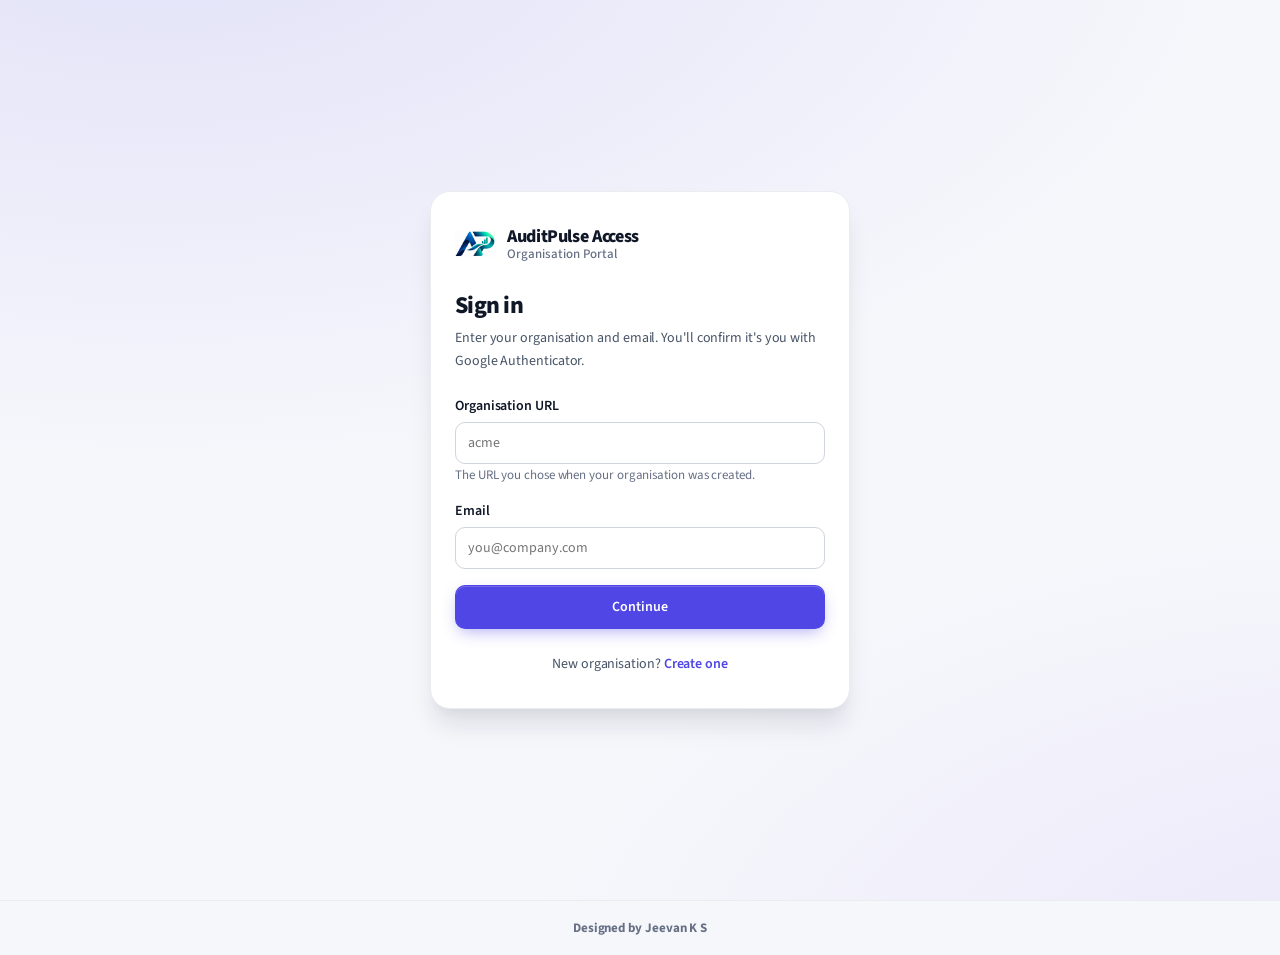
<file: index.html>
<!DOCTYPE html>
<html lang="en">
<head>
<meta charset="UTF-8">
<meta name="viewport" content="width=device-width, initial-scale=1.0">
<title>Dashboard — AuditPulse Access</title>
<link rel="stylesheet" href="css/variables.css">
<link rel="stylesheet" href="css/style.css">
<link rel="stylesheet" href="css/sidebar.css">
<link rel="stylesheet" href="css/theme.css">
</head>
<body data-page="dashboard">

<div class="sidebar-backdrop" id="sidebarBackdrop"></div>
<div class="app-shell">

  <!-- ============ SIDEBAR ============ -->
  <aside class="sidebar" id="sidebar">
    <div class="sidebar__logo">
      <div class="sidebar__logo-mark" style="background:#fff;overflow:hidden;"><img src="img/logo.png" alt="AuditPulse logo" style="width:100%;height:100%;object-fit:contain;"></div>
      <div class="sidebar__logo-text">AuditPulse Access<span>Organisation Portal</span></div>
    </div>

    <nav>
      <div class="sidebar__group-label">Access Management</div>
      <ul class="sidebar__nav">
        <li><a class="sidebar__link" href="index.html">
          <svg viewBox="0 0 24 24" fill="none" stroke="currentColor" stroke-width="2" stroke-linecap="round" stroke-linejoin="round"><rect x="3" y="3" width="7" height="9" rx="1.5"/><rect x="14" y="3" width="7" height="5" rx="1.5"/><rect x="14" y="12" width="7" height="9" rx="1.5"/><rect x="3" y="16" width="7" height="5" rx="1.5"/></svg>
          Dashboard</a></li>
        <li><a class="sidebar__link" href="users.html">
          <svg viewBox="0 0 24 24" fill="none" stroke="currentColor" stroke-width="2" stroke-linecap="round" stroke-linejoin="round"><path d="M17 21v-2a4 4 0 0 0-4-4H5a4 4 0 0 0-4 4v2"/><circle cx="9" cy="7" r="4"/><path d="M23 21v-2a4 4 0 0 0-3-3.87"/><path d="M16 3.13a4 4 0 0 1 0 7.75"/></svg>
          Users</a></li>
        <li><a class="sidebar__link" href="teams.html">
          <svg viewBox="0 0 24 24" fill="none" stroke="currentColor" stroke-width="2" stroke-linecap="round" stroke-linejoin="round"><circle cx="9" cy="8" r="3.5"/><circle cx="17" cy="9" r="2.8"/><path d="M2.5 20c0-3.6 2.9-6 6.5-6s6.5 2.4 6.5 6"/><path d="M15.5 14.3c2.8.3 4.5 2.3 4.5 5.2"/></svg>
          Teams</a></li>
        <li><a class="sidebar__link" href="roles.html">
          <svg viewBox="0 0 24 24" fill="none" stroke="currentColor" stroke-width="2" stroke-linecap="round" stroke-linejoin="round"><path d="M12 2 4 6v6c0 5 3.4 8.7 8 10 4.6-1.3 8-5 8-10V6l-8-4Z"/></svg>
          Roles</a></li>
      </ul>

      <div class="sidebar__group-label" style="margin-top:20px;">Organisation</div>
      <ul class="sidebar__nav">
        <li><a class="sidebar__link" href="organisation.html">
          <svg viewBox="0 0 24 24" fill="none" stroke="currentColor" stroke-width="2" stroke-linecap="round" stroke-linejoin="round"><rect x="4" y="3" width="16" height="18" rx="1.5"/><path d="M9 8h.01M9 12h.01M9 16h.01M15 8h.01M15 12h.01M15 16h.01"/></svg>
          Organisation</a></li>
        <li><a class="sidebar__link" href="access-logs.html">
          <svg viewBox="0 0 24 24" fill="none" stroke="currentColor" stroke-width="2" stroke-linecap="round" stroke-linejoin="round"><path d="M9 3v18M4 3h16v18H4z"/><path d="M13 8h4M13 12h4M13 16h4"/></svg>
          Access logs</a></li>
      </ul>
    </nav>

    <div class="sidebar__footer">
      <a class="sidebar__link sidebar__link--external" href="#" title="Return to the AuditPulse app">
        <svg viewBox="0 0 24 24" fill="none" stroke="currentColor" stroke-width="2" stroke-linecap="round" stroke-linejoin="round"><path d="M3 12a9 9 0 1 0 9-9"/><path d="M3 12h6l2-4 2 8 2-4h6"/></svg>
        Back to AuditPulse</a>
    </div>
  </aside>

  <div>
    <!-- ============ TOPBAR ============ -->
    <header class="topbar">
      <div class="topbar__left">
        <button class="sidebar-toggle" id="sidebarToggle" aria-label="Toggle menu">
          <svg viewBox="0 0 24 24" fill="none" stroke="currentColor" stroke-width="2" stroke-linecap="round"><path d="M3 6h18M3 12h18M3 18h18"/></svg>
        </button>
      </div>
      <div class="topbar__actions">
        <div class="menu-wrap" id="profileMenuWrap">
          <button class="profile-chip" role="button" id="profileMenuTrigger" type="button">
            <div class="profile-chip__avatar" id="profileAvatar">—</div>
            <span class="profile-chip__name" id="profileName">Loading…</span>
          </button>
          <div class="menu">
            <button class="menu__item" id="profileAccountLink" type="button">
              <svg viewBox="0 0 24 24" fill="none" stroke="currentColor" stroke-width="2" stroke-linecap="round" stroke-linejoin="round"><circle cx="12" cy="8" r="4"/><path d="M4 21c0-4 3.6-6 8-6s8 2 8 6"/></svg>
              Account settings</button>
            <div class="menu__divider"></div>
            <button class="menu__item menu__item--danger" id="profileLogoutBtn" type="button">
              <svg viewBox="0 0 24 24" fill="none" stroke="currentColor" stroke-width="2" stroke-linecap="round" stroke-linejoin="round"><path d="M9 21H5a2 2 0 0 1-2-2V5a2 2 0 0 1 2-2h4"/><path d="M16 17l5-5-5-5"/><path d="M21 12H9"/></svg>
              Log out</button>
          </div>
        </div>
      </div>
    </header>

    <!-- ============ CONTENT ============ -->
    <main class="content">
      <div class="page-head">
        <div class="page-head__eyebrow">AuditPulse Access</div>
        <h1>Dashboard</h1>
        <p>An overview of who has access to AuditPulse and what they can do with it.</p>
      </div>

      <div class="stat-grid">
        <div class="stat-card">
          <div class="stat-card__top">
            <span class="stat-card__icon stat-card__icon--primary">
              <svg viewBox="0 0 24 24" fill="none" stroke="currentColor" stroke-width="2" stroke-linecap="round" stroke-linejoin="round"><path d="M17 21v-2a4 4 0 0 0-4-4H5a4 4 0 0 0-4 4v2"/><circle cx="9" cy="7" r="4"/></svg>
            </span>
          </div>
          <div class="stat-card__value" id="statTotalUsers">—</div>
          <div class="stat-card__label">Users</div>
        </div>
        <div class="stat-card">
          <div class="stat-card__top">
            <span class="stat-card__icon stat-card__icon--success">
              <svg viewBox="0 0 24 24" fill="none" stroke="currentColor" stroke-width="2" stroke-linecap="round" stroke-linejoin="round"><path d="M20 6 9 17l-5-5"/></svg>
            </span>
          </div>
          <div class="stat-card__value" id="statActiveUsers">—</div>
          <div class="stat-card__label">Active</div>
        </div>
        <div class="stat-card">
          <div class="stat-card__top">
            <span class="stat-card__icon stat-card__icon--warning">
              <svg viewBox="0 0 24 24" fill="none" stroke="currentColor" stroke-width="2" stroke-linecap="round" stroke-linejoin="round"><circle cx="12" cy="12" r="9"/><path d="M12 7v5l3.5 2"/></svg>
            </span>
          </div>
          <div class="stat-card__value" id="statPendingUsers">—</div>
          <div class="stat-card__label">Pending</div>
        </div>
      </div>

      <div class="card card__pad" style="margin-bottom:var(--sp-6);">
        <div class="card__head">
          <h3 data-icon="link" data-icon-tone="sky">AuditPulse Access</h3>
        </div>
        <p id="orgSummaryLine">Loading…</p>
        <p id="accessSummaryLine">Loading…</p>
        <p id="connectionStatusLine" class="connection-status">Checking connection to AuditPulse…</p>
      </div>

      <div class="card card__pad">
        <div class="card__head">
          <h3 data-icon="users" data-icon-tone="violet">Recent users</h3>
          <a href="users.html" class="btn btn--ghost btn--sm">View all</a>
        </div>
        <ul class="row-list" id="recentUsersList">
          <li class="empty-state"><p>Loading…</p></li>
        </ul>
      </div>
    </main>
  </div>
</div>

<script src="js/config.js"></script>
<script src="js/icons.js"></script>
<script src="js/app.js"></script>

<div style="text-align:center; padding: 18px 16px; font-size: 13px; color: var(--text-tertiary, #94A3B8); border-top: 1px solid var(--border, #E2E8F0);"><strong>Designed by Jeevan K S</strong></div>
</body>
</html>
</file>
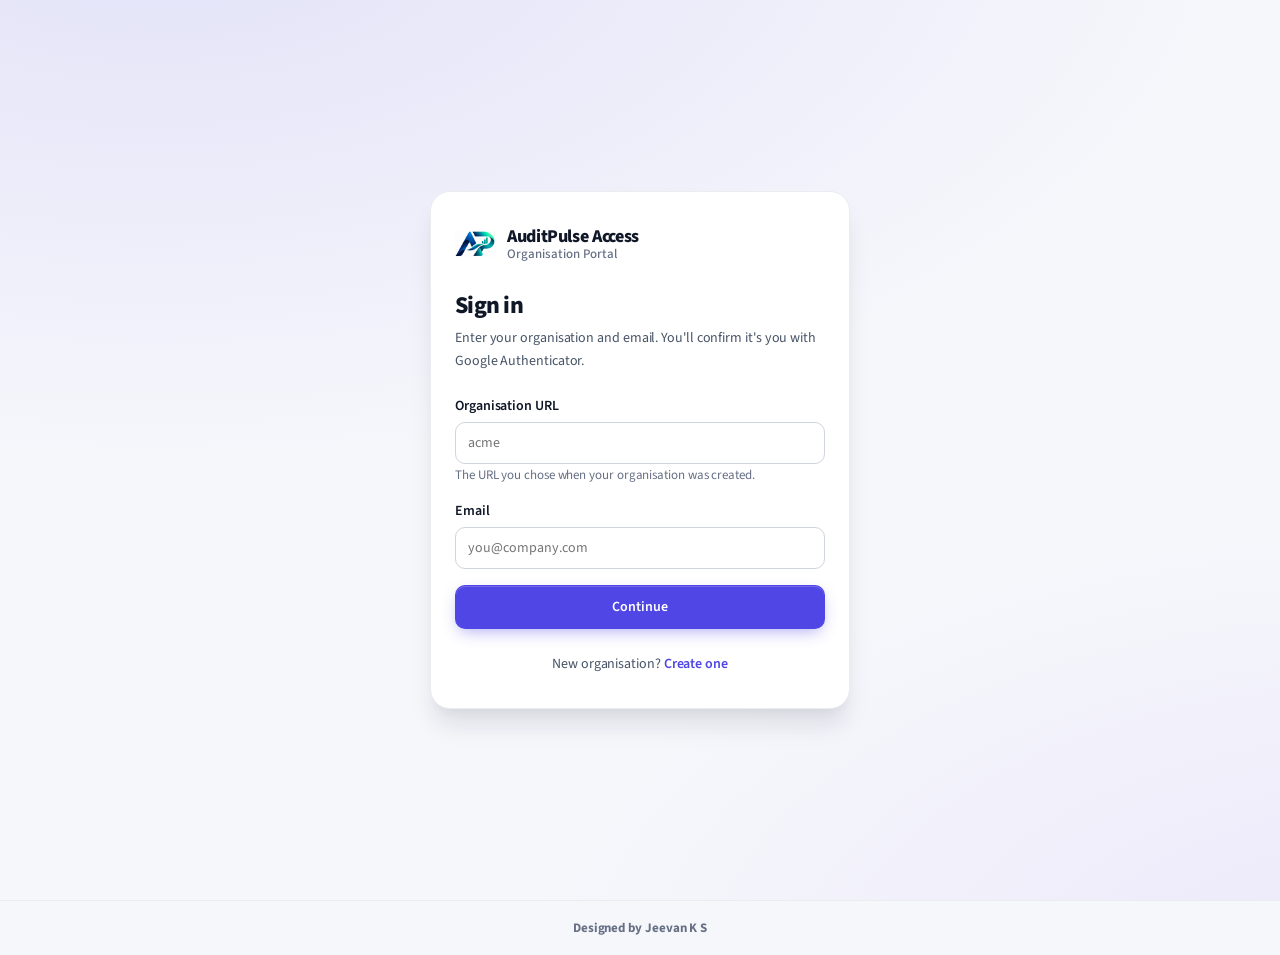
<file: access-logs.html>
<!DOCTYPE html>
<html lang="en">
<head>
<meta charset="UTF-8">
<meta name="viewport" content="width=device-width, initial-scale=1.0">
<title>Access logs — AuditPulse Access</title>
<link rel="stylesheet" href="css/variables.css">
<link rel="stylesheet" href="css/style.css">
<link rel="stylesheet" href="css/sidebar.css">
<link rel="stylesheet" href="css/access-logs.css">
<link rel="stylesheet" href="css/theme.css">
</head>
<body data-page="access-logs">

<div class="sidebar-backdrop" id="sidebarBackdrop"></div>
<div class="app-shell">

  <!-- ============ SIDEBAR ============ -->
  <aside class="sidebar" id="sidebar">
    <div class="sidebar__logo">
      <div class="sidebar__logo-mark" style="background:#fff;overflow:hidden;"><img src="img/logo.png" alt="AuditPulse logo" style="width:100%;height:100%;object-fit:contain;"></div>
      <div class="sidebar__logo-text">AuditPulse Access<span>Organisation Portal</span></div>
    </div>

    <nav>
      <div class="sidebar__group-label">Access Management</div>
      <ul class="sidebar__nav">
        <li><a class="sidebar__link" href="index.html">
          <svg viewBox="0 0 24 24" fill="none" stroke="currentColor" stroke-width="2" stroke-linecap="round" stroke-linejoin="round"><rect x="3" y="3" width="7" height="9" rx="1.5"/><rect x="14" y="3" width="7" height="5" rx="1.5"/><rect x="14" y="12" width="7" height="9" rx="1.5"/><rect x="3" y="16" width="7" height="5" rx="1.5"/></svg>
          Dashboard</a></li>
        <li><a class="sidebar__link" href="users.html">
          <svg viewBox="0 0 24 24" fill="none" stroke="currentColor" stroke-width="2" stroke-linecap="round" stroke-linejoin="round"><path d="M17 21v-2a4 4 0 0 0-4-4H5a4 4 0 0 0-4 4v2"/><circle cx="9" cy="7" r="4"/><path d="M23 21v-2a4 4 0 0 0-3-3.87"/><path d="M16 3.13a4 4 0 0 1 0 7.75"/></svg>
          Users</a></li>
        <li><a class="sidebar__link" href="teams.html">
          <svg viewBox="0 0 24 24" fill="none" stroke="currentColor" stroke-width="2" stroke-linecap="round" stroke-linejoin="round"><circle cx="9" cy="8" r="3.5"/><circle cx="17" cy="9" r="2.8"/><path d="M2.5 20c0-3.6 2.9-6 6.5-6s6.5 2.4 6.5 6"/><path d="M15.5 14.3c2.8.3 4.5 2.3 4.5 5.2"/></svg>
          Teams</a></li>
        <li><a class="sidebar__link" href="roles.html">
          <svg viewBox="0 0 24 24" fill="none" stroke="currentColor" stroke-width="2" stroke-linecap="round" stroke-linejoin="round"><path d="M12 2 4 6v6c0 5 3.4 8.7 8 10 4.6-1.3 8-5 8-10V6l-8-4Z"/></svg>
          Roles</a></li>
      </ul>

      <div class="sidebar__group-label" style="margin-top:20px;">Organisation</div>
      <ul class="sidebar__nav">
        <li><a class="sidebar__link" href="organisation.html">
          <svg viewBox="0 0 24 24" fill="none" stroke="currentColor" stroke-width="2" stroke-linecap="round" stroke-linejoin="round"><rect x="4" y="3" width="16" height="18" rx="1.5"/><path d="M9 8h.01M9 12h.01M9 16h.01M15 8h.01M15 12h.01M15 16h.01"/></svg>
          Organisation</a></li>
        <li><a class="sidebar__link" href="access-logs.html">
          <svg viewBox="0 0 24 24" fill="none" stroke="currentColor" stroke-width="2" stroke-linecap="round" stroke-linejoin="round"><path d="M9 3v18M4 3h16v18H4z"/><path d="M13 8h4M13 12h4M13 16h4"/></svg>
          Access logs</a></li>
      </ul>
    </nav>

    <div class="sidebar__footer">
      <a class="sidebar__link sidebar__link--external" href="#" title="Return to the AuditPulse app">
        <svg viewBox="0 0 24 24" fill="none" stroke="currentColor" stroke-width="2" stroke-linecap="round" stroke-linejoin="round"><path d="M3 12a9 9 0 1 0 9-9"/><path d="M3 12h6l2-4 2 8 2-4h6"/></svg>
        Back to AuditPulse</a>
    </div>
  </aside>

  <div>
    <!-- ============ TOPBAR ============ -->
    <header class="topbar">
      <div class="topbar__left">
        <button class="sidebar-toggle" id="sidebarToggle" aria-label="Toggle menu">
          <svg viewBox="0 0 24 24" fill="none" stroke="currentColor" stroke-width="2" stroke-linecap="round"><path d="M3 6h18M3 12h18M3 18h18"/></svg>
        </button>
      </div>
      <div class="topbar__actions">
        <div class="menu-wrap" id="profileMenuWrap">
          <button class="profile-chip" role="button" id="profileMenuTrigger" type="button">
            <div class="profile-chip__avatar" id="profileAvatar">—</div>
            <span class="profile-chip__name" id="profileName">Loading…</span>
          </button>
          <div class="menu">
            <button class="menu__item" id="profileAccountLink" type="button">
              <svg viewBox="0 0 24 24" fill="none" stroke="currentColor" stroke-width="2" stroke-linecap="round" stroke-linejoin="round"><circle cx="12" cy="8" r="4"/><path d="M4 21c0-4 3.6-6 8-6s8 2 8 6"/></svg>
              Account settings</button>
            <div class="menu__divider"></div>
            <button class="menu__item menu__item--danger" id="profileLogoutBtn" type="button">
              <svg viewBox="0 0 24 24" fill="none" stroke="currentColor" stroke-width="2" stroke-linecap="round" stroke-linejoin="round"><path d="M9 21H5a2 2 0 0 1-2-2V5a2 2 0 0 1 2-2h4"/><path d="M16 17l5-5-5-5"/><path d="M21 12H9"/></svg>
              Log out</button>
          </div>
        </div>
      </div>
    </header>
    <!-- ============ CONTENT ============ -->
    <main class="content">
      <div class="page-head">
        <div class="page-head__eyebrow">AuditPulse Access</div>
        <h1>Access logs</h1>
        <p>A searchable trail of every access-affecting action — role changes, access revoked, sign-ins, and more.</p>
      </div>

      <div class="logs-toolbar">
        <div class="users-search">
          <svg viewBox="0 0 24 24" fill="none" stroke="currentColor" stroke-width="2" stroke-linecap="round" stroke-linejoin="round"><circle cx="11" cy="11" r="7"/><path d="M21 21l-4.3-4.3"/></svg>
          <input type="text" id="logSearch" placeholder="Search actor, action, or detail…">
        </div>
        <select id="logActionFilter" class="form-control logs-action-filter">
          <option value="">All actions</option>
        </select>
      </div>

      <div class="card">
        <div class="card__pad" style="padding-bottom:0;">
          <div class="table-wrap">
            <table class="dtable">
              <thead>
                <tr>
                  <th>When</th>
                  <th>Actor</th>
                  <th>Action</th>
                  <th>Target</th>
                  <th>Detail</th>
                </tr>
              </thead>
              <tbody id="logsTbody"></tbody>
            </table>
          </div>
          <div class="empty-state" id="logsEmpty" hidden>
            <svg viewBox="0 0 24 24" fill="none" stroke="currentColor" stroke-width="1.6" stroke-linecap="round" stroke-linejoin="round"><path d="M9 3v18M4 3h16v18H4z"/><path d="M13 8h4M13 12h4M13 16h4"/></svg>
            <p>No matching log entries.</p>
          </div>
        </div>
        <div style="height:var(--sp-4)"></div>
      </div>

      <div class="logs-pager" id="logsPager" hidden>
        <button class="btn btn--secondary btn--sm" id="logsPrevBtn">Newer</button>
        <span class="text-sm text-tertiary" id="logsPagerLabel"></span>
        <button class="btn btn--secondary btn--sm" id="logsNextBtn">Older</button>
      </div>

      <div class="empty-state" id="logsAdminOnlyNotice" hidden>
        <svg viewBox="0 0 24 24" fill="none" stroke="currentColor" stroke-width="1.6" stroke-linecap="round" stroke-linejoin="round"><path d="M12 2 4 6v6c0 5 3.4 8.7 8 10 4.6-1.3 8-5 8-10V6l-8-4Z"/></svg>
        <p>Only organisation admins can view access logs.</p>
      </div>
    </main>
  </div>
</div>

<script src="js/config.js"></script>
<script src="js/icons.js"></script>
<script src="js/app.js"></script>
<script src="js/access-logs.js"></script>

<div style="text-align:center; padding: 18px 16px; font-size: 13px; color: var(--text-tertiary, #94A3B8); border-top: 1px solid var(--border, #E2E8F0);"><strong>Designed by Jeevan K S</strong></div>
</body>
</html>
</file>
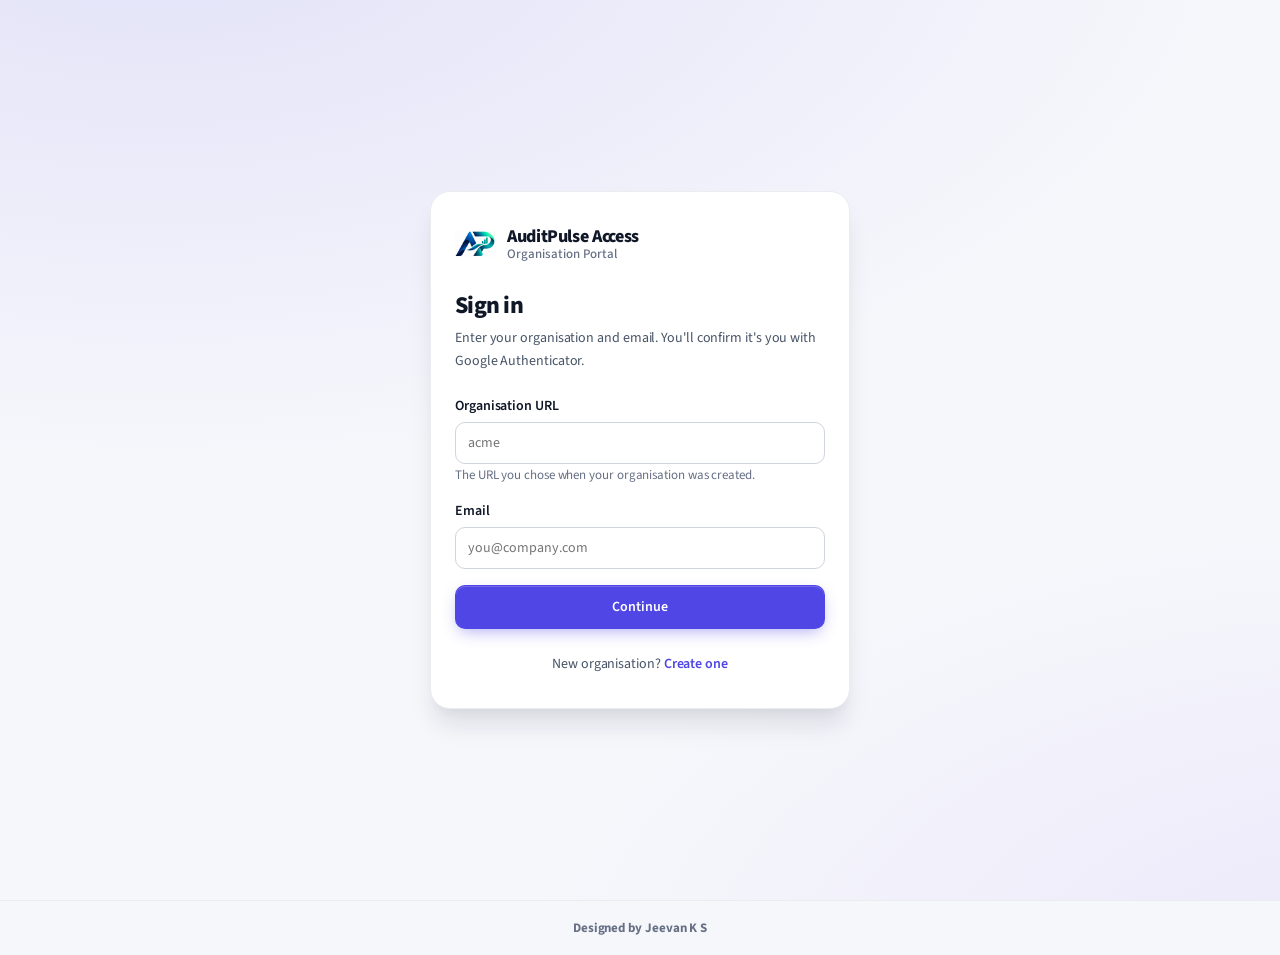
<file: account.html>
<!DOCTYPE html>
<html lang="en">
<head>
<meta charset="UTF-8">
<meta name="viewport" content="width=device-width, initial-scale=1.0">
<title>Account settings — AuditPulse Access</title>
<link rel="stylesheet" href="css/variables.css">
<link rel="stylesheet" href="css/style.css">
<link rel="stylesheet" href="css/sidebar.css">
<link rel="stylesheet" href="css/auth.css">
<link rel="stylesheet" href="css/account.css">
<link rel="stylesheet" href="css/theme.css">
</head>
<body data-page="account">

<div class="sidebar-backdrop" id="sidebarBackdrop"></div>
<div class="app-shell">

  <!-- ============ SIDEBAR ============ -->
  <aside class="sidebar" id="sidebar">
    <div class="sidebar__logo">
      <div class="sidebar__logo-mark" style="background:#fff;overflow:hidden;"><img src="img/logo.png" alt="AuditPulse logo" style="width:100%;height:100%;object-fit:contain;"></div>
      <div class="sidebar__logo-text">AuditPulse Access<span>Organisation Portal</span></div>
    </div>

    <nav>
      <div class="sidebar__group-label">Access Management</div>
      <ul class="sidebar__nav">
        <li><a class="sidebar__link" href="index.html">
          <svg viewBox="0 0 24 24" fill="none" stroke="currentColor" stroke-width="2" stroke-linecap="round" stroke-linejoin="round"><rect x="3" y="3" width="7" height="9" rx="1.5"/><rect x="14" y="3" width="7" height="5" rx="1.5"/><rect x="14" y="12" width="7" height="9" rx="1.5"/><rect x="3" y="16" width="7" height="5" rx="1.5"/></svg>
          Dashboard</a></li>
        <li><a class="sidebar__link" href="users.html">
          <svg viewBox="0 0 24 24" fill="none" stroke="currentColor" stroke-width="2" stroke-linecap="round" stroke-linejoin="round"><path d="M17 21v-2a4 4 0 0 0-4-4H5a4 4 0 0 0-4 4v2"/><circle cx="9" cy="7" r="4"/><path d="M23 21v-2a4 4 0 0 0-3-3.87"/><path d="M16 3.13a4 4 0 0 1 0 7.75"/></svg>
          Users</a></li>
        <li><a class="sidebar__link" href="teams.html">
          <svg viewBox="0 0 24 24" fill="none" stroke="currentColor" stroke-width="2" stroke-linecap="round" stroke-linejoin="round"><circle cx="9" cy="8" r="3.5"/><circle cx="17" cy="9" r="2.8"/><path d="M2.5 20c0-3.6 2.9-6 6.5-6s6.5 2.4 6.5 6"/><path d="M15.5 14.3c2.8.3 4.5 2.3 4.5 5.2"/></svg>
          Teams</a></li>
        <li><a class="sidebar__link" href="roles.html">
          <svg viewBox="0 0 24 24" fill="none" stroke="currentColor" stroke-width="2" stroke-linecap="round" stroke-linejoin="round"><path d="M12 2 4 6v6c0 5 3.4 8.7 8 10 4.6-1.3 8-5 8-10V6l-8-4Z"/></svg>
          Roles</a></li>
      </ul>

      <div class="sidebar__group-label" style="margin-top:20px;">Organisation</div>
      <ul class="sidebar__nav">
        <li><a class="sidebar__link" href="organisation.html">
          <svg viewBox="0 0 24 24" fill="none" stroke="currentColor" stroke-width="2" stroke-linecap="round" stroke-linejoin="round"><rect x="4" y="3" width="16" height="18" rx="1.5"/><path d="M9 8h.01M9 12h.01M9 16h.01M15 8h.01M15 12h.01M15 16h.01"/></svg>
          Organisation</a></li>
        <li><a class="sidebar__link" href="access-logs.html">
          <svg viewBox="0 0 24 24" fill="none" stroke="currentColor" stroke-width="2" stroke-linecap="round" stroke-linejoin="round"><path d="M9 3v18M4 3h16v18H4z"/><path d="M13 8h4M13 12h4M13 16h4"/></svg>
          Access logs</a></li>
      </ul>
    </nav>

    <div class="sidebar__footer">
      <a class="sidebar__link sidebar__link--external" href="#" title="Return to the AuditPulse app">
        <svg viewBox="0 0 24 24" fill="none" stroke="currentColor" stroke-width="2" stroke-linecap="round" stroke-linejoin="round"><path d="M3 12a9 9 0 1 0 9-9"/><path d="M3 12h6l2-4 2 8 2-4h6"/></svg>
        Back to AuditPulse</a>
    </div>
  </aside>

  <div>
    <!-- ============ TOPBAR ============ -->
    <header class="topbar">
      <div class="topbar__left">
        <button class="sidebar-toggle" id="sidebarToggle" aria-label="Toggle menu">
          <svg viewBox="0 0 24 24" fill="none" stroke="currentColor" stroke-width="2" stroke-linecap="round"><path d="M3 6h18M3 12h18M3 18h18"/></svg>
        </button>
      </div>
      <div class="topbar__actions">
        <div class="menu-wrap" id="profileMenuWrap">
          <button class="profile-chip" role="button" id="profileMenuTrigger" type="button">
            <div class="profile-chip__avatar" id="profileAvatar">—</div>
            <span class="profile-chip__name" id="profileName">Loading…</span>
          </button>
          <div class="menu">
            <button class="menu__item" id="profileAccountLink" type="button">
              <svg viewBox="0 0 24 24" fill="none" stroke="currentColor" stroke-width="2" stroke-linecap="round" stroke-linejoin="round"><circle cx="12" cy="8" r="4"/><path d="M4 21c0-4 3.6-6 8-6s8 2 8 6"/></svg>
              Account settings</button>
            <div class="menu__divider"></div>
            <button class="menu__item menu__item--danger" id="profileLogoutBtn" type="button">
              <svg viewBox="0 0 24 24" fill="none" stroke="currentColor" stroke-width="2" stroke-linecap="round" stroke-linejoin="round"><path d="M9 21H5a2 2 0 0 1-2-2V5a2 2 0 0 1 2-2h4"/><path d="M16 17l5-5-5-5"/><path d="M21 12H9"/></svg>
              Log out</button>
          </div>
        </div>
      </div>
    </header>
    <!-- ============ CONTENT ============ -->
    <main class="content">
      <div class="page-head">
        <div class="page-head__eyebrow">AuditPulse Access</div>
        <h1>Account settings</h1>
        <p>Your profile and Google Authenticator sign-in.</p>
      </div>

      <div class="card card__pad" style="margin-bottom:var(--sp-6);">
        <div class="card__head">
          <h3 data-icon="user">Profile</h3>
        </div>
        <div class="account-profile-row">
          <div class="account-profile-row__avatar" id="acctAvatar">—</div>
          <div>
            <div class="account-profile-row__name" id="acctName">Loading…</div>
            <div class="account-profile-row__meta" id="acctEmail"></div>
            <span class="role-pill" id="acctRolePill"></span>
          </div>
        </div>
      </div>

      <div class="card card__pad">
        <div class="card__head">
          <h3 data-icon="smartphone" data-icon-tone="teal">Google Authenticator</h3>
          <span class="badge" id="mfaStatusBadge">Loading…</span>
        </div>
        <p class="text-sm text-tertiary">You sign in with your email and the 6-digit code from Google Authenticator (account <strong>AuditPulse Access</strong>). There is no password.</p>
        <p class="text-sm" id="mfaStatusText"></p>
        <p class="text-sm text-tertiary">Lost or replaced your phone? Ask an organisation admin to <strong>Reset authenticator</strong> for you on the Users page. Your next login will then show a new QR code to scan.</p>
      </div>
    </main>
  </div>
</div>

<script src="js/config.js"></script>
<script src="js/icons.js"></script>
<script src="js/app.js"></script>
<script src="js/account.js"></script>

<div style="text-align:center; padding: 18px 16px; font-size: 13px; color: var(--text-tertiary, #94A3B8); border-top: 1px solid var(--border, #E2E8F0);"><strong>Designed by Jeevan K S</strong></div>
</body>
</html>
</file>
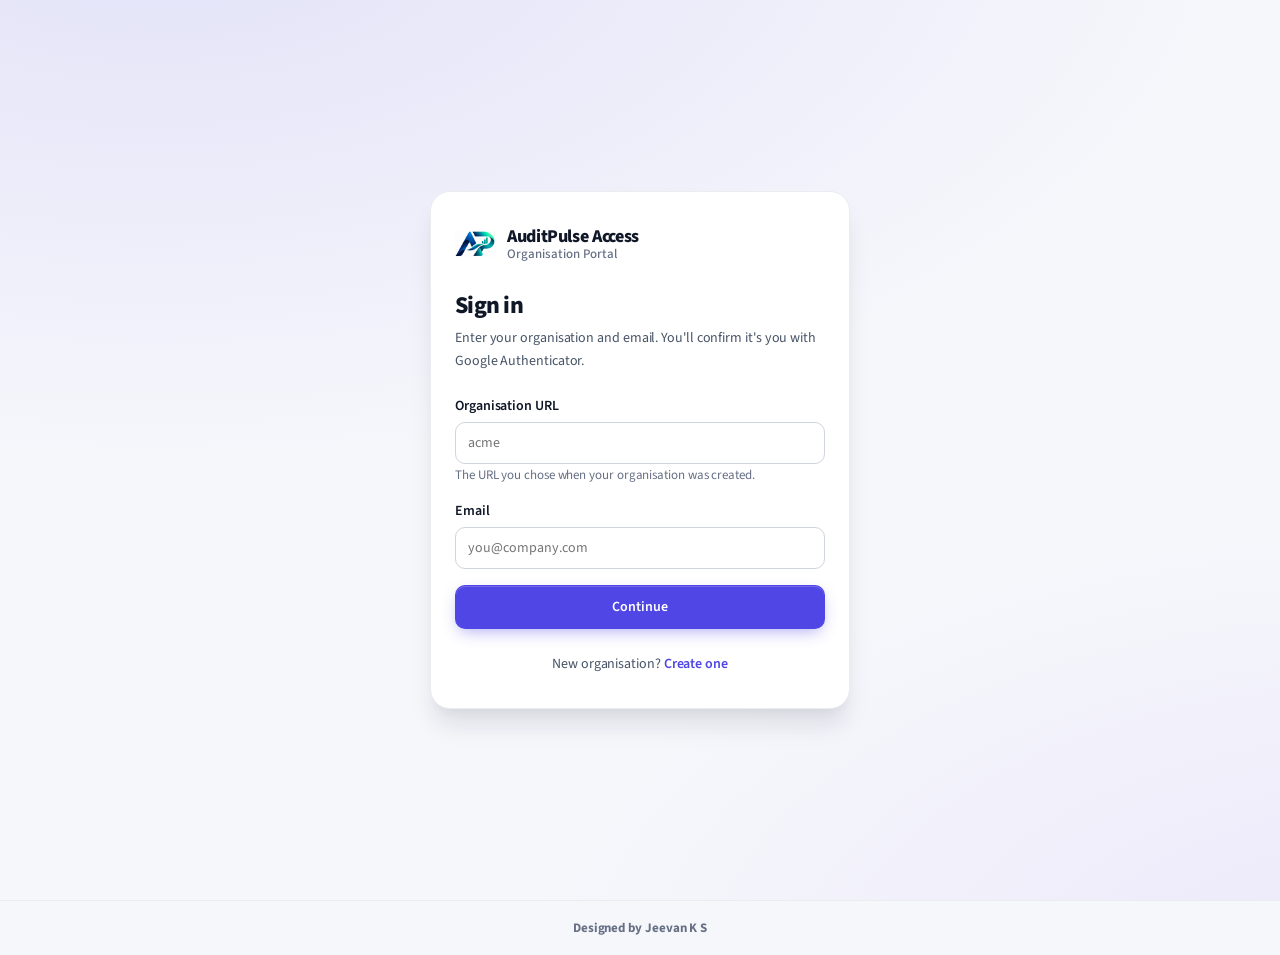
<file: login.html>
<!DOCTYPE html>
<html lang="en">
<head>
<meta charset="UTF-8">
<meta name="viewport" content="width=device-width, initial-scale=1.0">
<title>Sign in — AuditPulse Access</title>
<link rel="stylesheet" href="css/variables.css">
<link rel="stylesheet" href="css/style.css">
<link rel="stylesheet" href="css/auth.css">
<link rel="stylesheet" href="css/theme.css">
</head>
<body data-page="login">

<div class="auth-shell">
  <div class="auth-card" id="loginPanel">
    <div class="auth-logo">
      <div class="auth-logo-mark" style="background:#fff;overflow:hidden;"><img src="img/logo.png" alt="AuditPulse logo" style="width:100%;height:100%;object-fit:contain;"></div>
      <div class="auth-logo-text">AuditPulse Access<span>Organisation Portal</span></div>
    </div>

    <h1>Sign in</h1>
    <p class="auth-card__subtitle">Enter your organisation and email. You'll confirm it's you with Google Authenticator.</p>

    <div class="auth-alert" id="loginAlert"></div>

    <form class="auth-form" id="loginForm">
      <div class="form-field">
        <label for="loginOrgSlug">Organisation URL</label>
        <input class="form-control" type="text" id="loginOrgSlug" placeholder="acme" autocapitalize="off" autocomplete="organization">
        <div class="auth-hint">The URL you chose when your organisation was created.</div>
      </div>
      <div class="form-field">
        <label for="loginEmail">Email</label>
        <input class="form-control" type="email" id="loginEmail" placeholder="you@company.com" autocomplete="email">
      </div>
      <button type="submit" class="btn btn--primary btn--block" id="loginSubmit">Continue</button>
    </form>

    <div id="ssoOption" hidden>
      <div class="auth-divider">or</div>
      <button type="button" class="auth-sso-btn" id="ssoButton">
        <svg viewBox="0 0 24 24" fill="none" stroke="currentColor" stroke-width="2" stroke-linecap="round" stroke-linejoin="round"><rect x="3" y="11" width="18" height="10" rx="2"/><path d="M7 11V7a5 5 0 0 1 10 0v4"/></svg>
        <span id="ssoButtonLabel">Sign in with SSO</span>
      </button>
    </div>

    <p class="auth-footer-line">New organisation? <a href="signup.html">Create one</a></p>
  </div>

  <!-- First login (or after an admin reset): Google Authenticator setup -->
  <div class="auth-card" id="setupPanel" hidden>
    <div class="auth-logo">
      <div class="auth-logo-mark" style="background:#fff;overflow:hidden;"><img src="img/logo.png" alt="AuditPulse logo" style="width:100%;height:100%;object-fit:contain;"></div>
      <div class="auth-logo-text">AuditPulse Access<span>Organisation Portal</span></div>
    </div>

    <h1>Set up Google Authenticator</h1>
    <p class="auth-card__subtitle">Signing in as <strong id="setupEmail"></strong></p>

    <ol class="auth-setup-steps">
      <li>Open <strong>Google Authenticator</strong> on your phone (or any authenticator app).</li>
      <li>Tap <strong>+</strong> and choose <strong>Scan a QR code</strong>.</li>
      <li>Scan the code below, then enter the 6-digit code the app shows.</li>
    </ol>

    <div class="auth-qr"><img id="setupQr" alt="QR code to add AuditPulse Access to Google Authenticator"></div>
    <div class="auth-secret">Can't scan? Enter this key in the app instead:<br><code id="setupSecret"></code></div>

    <div class="auth-alert" id="setupAlert"></div>

    <form class="auth-form" id="setupForm">
      <div class="form-field">
        <label for="setupCode">6-digit code</label>
        <input class="form-control auth-mfa-input" type="text" id="setupCode" inputmode="numeric" pattern="[0-9]*" maxlength="6" placeholder="000000" autocomplete="one-time-code">
      </div>
      <button type="submit" class="btn btn--primary btn--block" id="setupSubmit">Verify &amp; continue</button>
      <button type="button" class="btn btn--ghost btn--block" data-back-to-login>Use a different email</button>
    </form>
  </div>

  <!-- Authenticator already set up: just the code -->
  <div class="auth-card" id="mfaPanel" hidden>
    <div class="auth-logo">
      <div class="auth-logo-mark" style="background:#fff;overflow:hidden;"><img src="img/logo.png" alt="AuditPulse logo" style="width:100%;height:100%;object-fit:contain;"></div>
      <div class="auth-logo-text">AuditPulse Access<span>Organisation Portal</span></div>
    </div>

    <h1>Enter your code</h1>
    <p class="auth-card__subtitle">Open Google Authenticator and enter the 6-digit code for <strong>AuditPulse Access</strong> (<span id="mfaEmail"></span>).</p>

    <div class="auth-alert" id="mfaAlert"></div>

    <form class="auth-form" id="mfaForm">
      <div class="form-field">
        <label for="mfaCode">6-digit code</label>
        <input class="form-control auth-mfa-input" type="text" id="mfaCode" inputmode="numeric" pattern="[0-9]*" maxlength="6" placeholder="000000" autocomplete="one-time-code">
      </div>
      <button type="submit" class="btn btn--primary btn--block" id="mfaSubmit">Verify</button>
      <button type="button" class="btn btn--ghost btn--block" data-back-to-login>Use a different email</button>
    </form>

    <p class="auth-footer-line">Lost your phone? Ask an organisation admin to reset your authenticator.</p>
  </div>
</div>

<script src="js/config.js"></script>
<script src="js/icons.js"></script>
<script src="js/app.js"></script>
<script src="js/auth.js"></script>

<div style="text-align:center; padding: 18px 16px; font-size: 13px; color: var(--text-tertiary, #94A3B8); border-top: 1px solid var(--border, #E2E8F0);"><strong>Designed by Jeevan K S</strong></div>
</body>
</html>
</file>
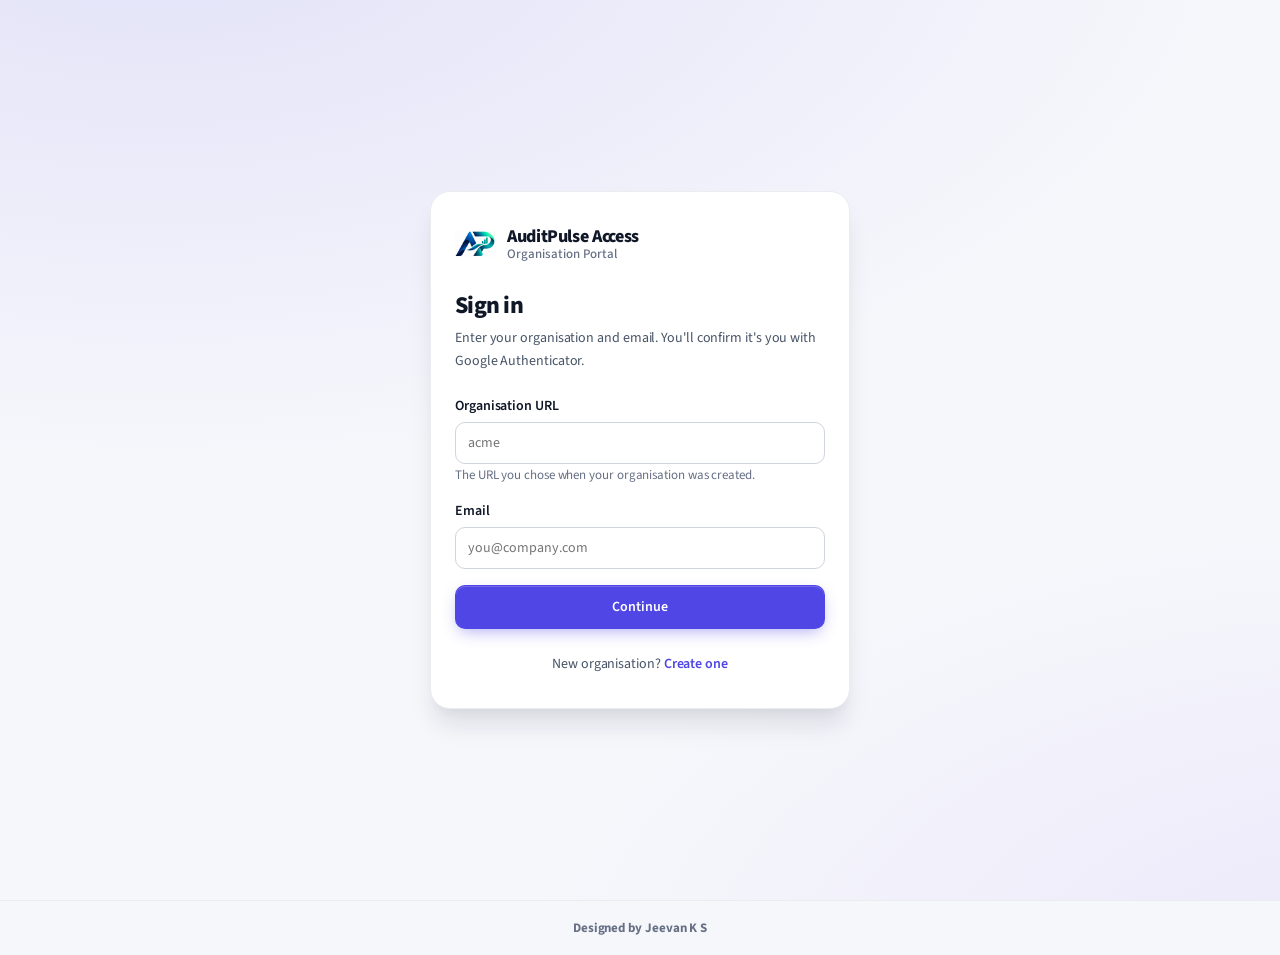
<file: organisation.html>
<!DOCTYPE html>
<html lang="en">
<head>
<meta charset="UTF-8">
<meta name="viewport" content="width=device-width, initial-scale=1.0">
<title>Organisation — AuditPulse Access</title>
<link rel="stylesheet" href="css/variables.css">
<link rel="stylesheet" href="css/style.css">
<link rel="stylesheet" href="css/sidebar.css">
<link rel="stylesheet" href="css/organisation.css">
<link rel="stylesheet" href="css/theme.css">
</head>
<body data-page="organisation">

<div class="sidebar-backdrop" id="sidebarBackdrop"></div>
<div class="app-shell">

  <!-- ============ SIDEBAR ============ -->
  <aside class="sidebar" id="sidebar">
    <div class="sidebar__logo">
      <div class="sidebar__logo-mark" style="background:#fff;overflow:hidden;"><img src="img/logo.png" alt="AuditPulse logo" style="width:100%;height:100%;object-fit:contain;"></div>
      <div class="sidebar__logo-text">AuditPulse Access<span>Organisation Portal</span></div>
    </div>

    <nav>
      <div class="sidebar__group-label">Access Management</div>
      <ul class="sidebar__nav">
        <li><a class="sidebar__link" href="index.html">
          <svg viewBox="0 0 24 24" fill="none" stroke="currentColor" stroke-width="2" stroke-linecap="round" stroke-linejoin="round"><rect x="3" y="3" width="7" height="9" rx="1.5"/><rect x="14" y="3" width="7" height="5" rx="1.5"/><rect x="14" y="12" width="7" height="9" rx="1.5"/><rect x="3" y="16" width="7" height="5" rx="1.5"/></svg>
          Dashboard</a></li>
        <li><a class="sidebar__link" href="users.html">
          <svg viewBox="0 0 24 24" fill="none" stroke="currentColor" stroke-width="2" stroke-linecap="round" stroke-linejoin="round"><path d="M17 21v-2a4 4 0 0 0-4-4H5a4 4 0 0 0-4 4v2"/><circle cx="9" cy="7" r="4"/><path d="M23 21v-2a4 4 0 0 0-3-3.87"/><path d="M16 3.13a4 4 0 0 1 0 7.75"/></svg>
          Users</a></li>
        <li><a class="sidebar__link" href="teams.html">
          <svg viewBox="0 0 24 24" fill="none" stroke="currentColor" stroke-width="2" stroke-linecap="round" stroke-linejoin="round"><circle cx="9" cy="8" r="3.5"/><circle cx="17" cy="9" r="2.8"/><path d="M2.5 20c0-3.6 2.9-6 6.5-6s6.5 2.4 6.5 6"/><path d="M15.5 14.3c2.8.3 4.5 2.3 4.5 5.2"/></svg>
          Teams</a></li>
        <li><a class="sidebar__link" href="roles.html">
          <svg viewBox="0 0 24 24" fill="none" stroke="currentColor" stroke-width="2" stroke-linecap="round" stroke-linejoin="round"><path d="M12 2 4 6v6c0 5 3.4 8.7 8 10 4.6-1.3 8-5 8-10V6l-8-4Z"/></svg>
          Roles</a></li>
      </ul>

      <div class="sidebar__group-label" style="margin-top:20px;">Organisation</div>
      <ul class="sidebar__nav">
        <li><a class="sidebar__link" href="organisation.html">
          <svg viewBox="0 0 24 24" fill="none" stroke="currentColor" stroke-width="2" stroke-linecap="round" stroke-linejoin="round"><rect x="4" y="3" width="16" height="18" rx="1.5"/><path d="M9 8h.01M9 12h.01M9 16h.01M15 8h.01M15 12h.01M15 16h.01"/></svg>
          Organisation</a></li>
        <li><a class="sidebar__link" href="access-logs.html">
          <svg viewBox="0 0 24 24" fill="none" stroke="currentColor" stroke-width="2" stroke-linecap="round" stroke-linejoin="round"><path d="M9 3v18M4 3h16v18H4z"/><path d="M13 8h4M13 12h4M13 16h4"/></svg>
          Access logs</a></li>
      </ul>
    </nav>

    <div class="sidebar__footer">
      <a class="sidebar__link sidebar__link--external" href="#" title="Return to the AuditPulse app">
        <svg viewBox="0 0 24 24" fill="none" stroke="currentColor" stroke-width="2" stroke-linecap="round" stroke-linejoin="round"><path d="M3 12a9 9 0 1 0 9-9"/><path d="M3 12h6l2-4 2 8 2-4h6"/></svg>
        Back to AuditPulse</a>
    </div>
  </aside>

  <div>
    <!-- ============ TOPBAR ============ -->
    <header class="topbar">
      <div class="topbar__left">
        <button class="sidebar-toggle" id="sidebarToggle" aria-label="Toggle menu">
          <svg viewBox="0 0 24 24" fill="none" stroke="currentColor" stroke-width="2" stroke-linecap="round"><path d="M3 6h18M3 12h18M3 18h18"/></svg>
        </button>
      </div>
      <div class="topbar__actions">
        <div class="menu-wrap" id="profileMenuWrap">
          <button class="profile-chip" role="button" id="profileMenuTrigger" type="button">
            <div class="profile-chip__avatar" id="profileAvatar">—</div>
            <span class="profile-chip__name" id="profileName">Loading…</span>
          </button>
          <div class="menu">
            <button class="menu__item" id="profileAccountLink" type="button">
              <svg viewBox="0 0 24 24" fill="none" stroke="currentColor" stroke-width="2" stroke-linecap="round" stroke-linejoin="round"><circle cx="12" cy="8" r="4"/><path d="M4 21c0-4 3.6-6 8-6s8 2 8 6"/></svg>
              Account settings</button>
            <div class="menu__divider"></div>
            <button class="menu__item menu__item--danger" id="profileLogoutBtn" type="button">
              <svg viewBox="0 0 24 24" fill="none" stroke="currentColor" stroke-width="2" stroke-linecap="round" stroke-linejoin="round"><path d="M9 21H5a2 2 0 0 1-2-2V5a2 2 0 0 1 2-2h4"/><path d="M16 17l5-5-5-5"/><path d="M21 12H9"/></svg>
              Log out</button>
          </div>
        </div>
      </div>
    </header>
    <!-- ============ CONTENT ============ -->
    <main class="content">
      <div class="page-head">
        <div class="page-head__eyebrow">AuditPulse Access</div>
        <h1>Organisation</h1>
        <p>Your organisation's identity and single sign-on configuration.</p>
      </div>

      <div class="card card__pad" style="margin-bottom:var(--sp-6);">
        <div class="card__head">
          <h3 data-icon="building">Organisation details</h3>
        </div>
        <form id="orgForm" class="org-form">
          <div class="form-field">
            <label for="fieldOrgName">Organisation name</label>
            <input class="form-control" type="text" id="fieldOrgName" placeholder="Acme Corp" disabled>
          </div>
          <div class="form-field">
            <label>Organisation URL</label>
            <input class="form-control" type="text" id="fieldOrgSlug" disabled>
            <div class="auth-hint" id="orgSlugHint">Used to sign in — set at signup and can't be changed here.</div>
          </div>
          <div class="org-stat-row">
            <div class="org-stat"><span class="org-stat__value" id="orgStatUsers">—</span><span class="org-stat__label">Users</span></div>
            <div class="org-stat"><span class="org-stat__value" id="orgStatTeams">—</span><span class="org-stat__label">Teams</span></div>
            <div class="org-stat"><span class="org-stat__value" id="orgStatRoles">—</span><span class="org-stat__label">Roles</span></div>
          </div>
          <div id="orgFormActions" hidden>
            <button type="submit" class="btn btn--primary" id="orgFormSave">Save changes</button>
          </div>
        </form>
      </div>

      <div class="card card__pad" id="ssoCard" hidden>
        <div class="card__head">
          <h3 data-icon="key" data-icon-tone="amber">Single sign-on (OIDC)</h3>
          <span class="badge" id="ssoStatusBadge">Not configured</span>
        </div>
        <p class="text-sm text-tertiary" style="margin-bottom:var(--sp-4);">
          Point this at any OpenID Connect provider — Okta, Google Workspace, Azure AD/Entra, Auth0, Ping — and members of your organisation will see a "Sign in with…" button on the login page.
        </p>
        <form id="ssoForm" class="org-form">
          <div class="form-field">
            <label for="fieldSsoLabel">Button label</label>
            <input class="form-control" type="text" id="fieldSsoLabel" placeholder="Okta">
          </div>
          <div class="form-field">
            <label for="fieldSsoIssuer">Issuer URL</label>
            <input class="form-control" type="text" id="fieldSsoIssuer" placeholder="https://your-org.okta.com">
          </div>
          <div class="form-field">
            <label for="fieldSsoClientId">Client ID</label>
            <input class="form-control" type="text" id="fieldSsoClientId" placeholder="0oa1b2c3d4e5f6g7h8i9">
          </div>
          <div class="form-field">
            <label for="fieldSsoClientSecret">Client secret</label>
            <input class="form-control" type="password" id="fieldSsoClientSecret" placeholder="Re-enter the client secret to save changes" autocomplete="new-password">
            <div class="auth-hint" id="ssoSecretHint"></div>
          </div>
          <div class="form-field__row">
            <label for="fieldSsoEnabled" style="margin:0;">Enabled</label>
            <label class="toggle">
              <input type="checkbox" id="fieldSsoEnabled" checked>
              <span class="toggle__track"></span>
            </label>
          </div>
          <div class="org-form__actions">
            <button type="button" class="btn btn--danger btn--sm" id="ssoDeleteBtn" hidden>Remove SSO</button>
            <button type="submit" class="btn btn--primary" id="ssoFormSave">Save SSO configuration</button>
          </div>
        </form>
      </div>

      <div class="empty-state" id="orgAdminOnlyNotice" hidden>
        <svg viewBox="0 0 24 24" fill="none" stroke="currentColor" stroke-width="1.6" stroke-linecap="round" stroke-linejoin="round"><path d="M12 2 4 6v6c0 5 3.4 8.7 8 10 4.6-1.3 8-5 8-10V6l-8-4Z"/></svg>
        <p>Only organisation admins can view or change SSO configuration.</p>
      </div>
    </main>
  </div>
</div>

<script src="js/config.js"></script>
<script src="js/icons.js"></script>
<script src="js/app.js"></script>
<script src="js/organisation.js"></script>

<div style="text-align:center; padding: 18px 16px; font-size: 13px; color: var(--text-tertiary, #94A3B8); border-top: 1px solid var(--border, #E2E8F0);"><strong>Designed by Jeevan K S</strong></div>
</body>
</html>
</file>
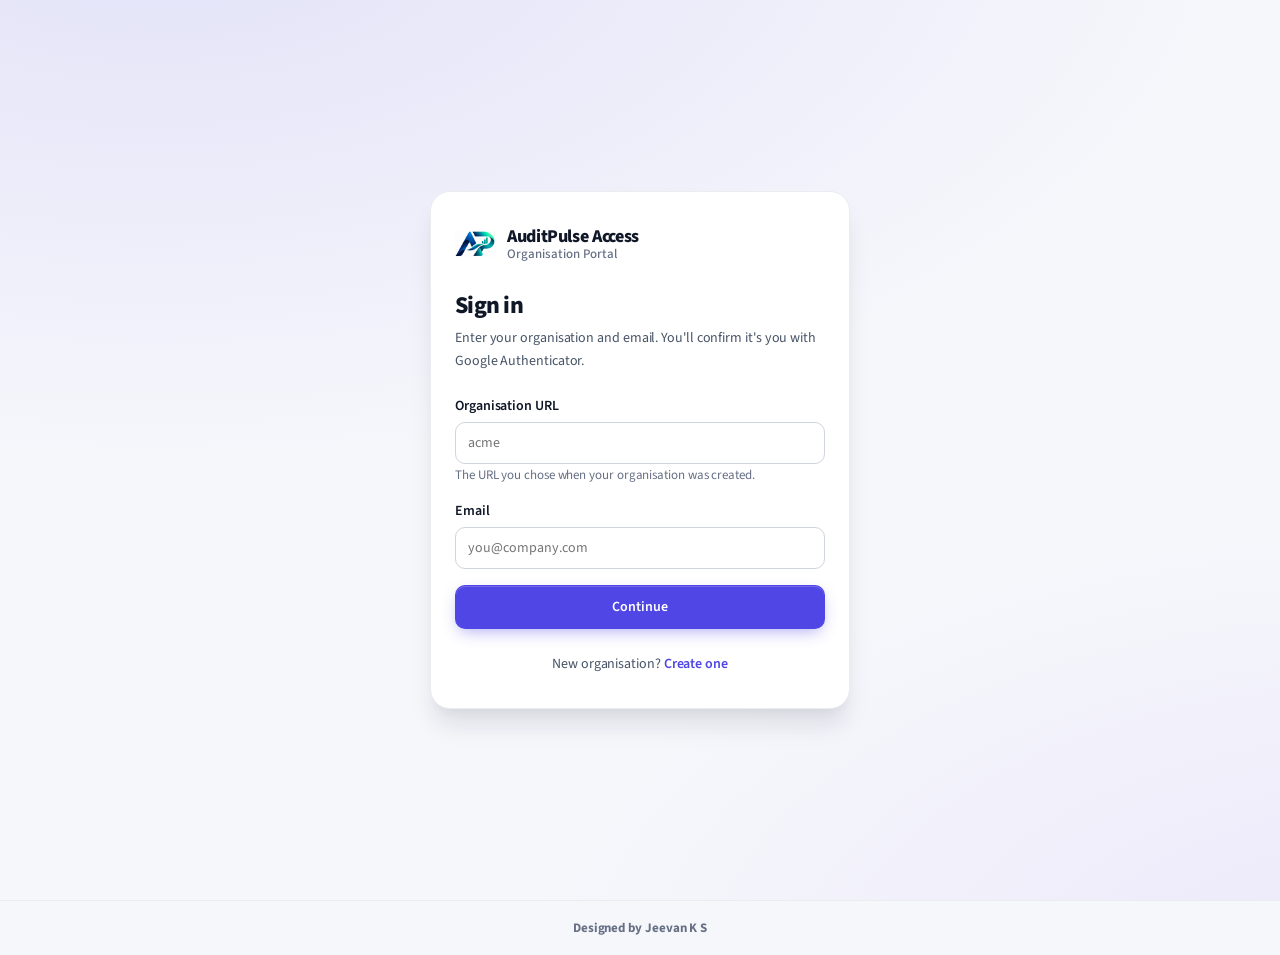
<file: roles.html>
<!DOCTYPE html>
<html lang="en">
<head>
<meta charset="UTF-8">
<meta name="viewport" content="width=device-width, initial-scale=1.0">
<title>Roles — AuditPulse Access</title>
<link rel="stylesheet" href="css/variables.css">
<link rel="stylesheet" href="css/style.css">
<link rel="stylesheet" href="css/sidebar.css">
<link rel="stylesheet" href="css/roles.css">
<link rel="stylesheet" href="css/theme.css">
</head>
<body data-page="roles">

<div class="sidebar-backdrop" id="sidebarBackdrop"></div>
<div class="app-shell">

  <!-- ============ SIDEBAR ============ -->
  <aside class="sidebar" id="sidebar">
    <div class="sidebar__logo">
      <div class="sidebar__logo-mark" style="background:#fff;overflow:hidden;"><img src="img/logo.png" alt="AuditPulse logo" style="width:100%;height:100%;object-fit:contain;"></div>
      <div class="sidebar__logo-text">AuditPulse Access<span>Organisation Portal</span></div>
    </div>

    <nav>
      <div class="sidebar__group-label">Access Management</div>
      <ul class="sidebar__nav">
        <li><a class="sidebar__link" href="index.html">
          <svg viewBox="0 0 24 24" fill="none" stroke="currentColor" stroke-width="2" stroke-linecap="round" stroke-linejoin="round"><rect x="3" y="3" width="7" height="9" rx="1.5"/><rect x="14" y="3" width="7" height="5" rx="1.5"/><rect x="14" y="12" width="7" height="9" rx="1.5"/><rect x="3" y="16" width="7" height="5" rx="1.5"/></svg>
          Dashboard</a></li>
        <li><a class="sidebar__link" href="users.html">
          <svg viewBox="0 0 24 24" fill="none" stroke="currentColor" stroke-width="2" stroke-linecap="round" stroke-linejoin="round"><path d="M17 21v-2a4 4 0 0 0-4-4H5a4 4 0 0 0-4 4v2"/><circle cx="9" cy="7" r="4"/><path d="M23 21v-2a4 4 0 0 0-3-3.87"/><path d="M16 3.13a4 4 0 0 1 0 7.75"/></svg>
          Users</a></li>
        <li><a class="sidebar__link" href="teams.html">
          <svg viewBox="0 0 24 24" fill="none" stroke="currentColor" stroke-width="2" stroke-linecap="round" stroke-linejoin="round"><circle cx="9" cy="8" r="3.5"/><circle cx="17" cy="9" r="2.8"/><path d="M2.5 20c0-3.6 2.9-6 6.5-6s6.5 2.4 6.5 6"/><path d="M15.5 14.3c2.8.3 4.5 2.3 4.5 5.2"/></svg>
          Teams</a></li>
        <li><a class="sidebar__link" href="roles.html">
          <svg viewBox="0 0 24 24" fill="none" stroke="currentColor" stroke-width="2" stroke-linecap="round" stroke-linejoin="round"><path d="M12 2 4 6v6c0 5 3.4 8.7 8 10 4.6-1.3 8-5 8-10V6l-8-4Z"/></svg>
          Roles</a></li>
      </ul>

      <div class="sidebar__group-label" style="margin-top:20px;">Organisation</div>
      <ul class="sidebar__nav">
        <li><a class="sidebar__link" href="organisation.html">
          <svg viewBox="0 0 24 24" fill="none" stroke="currentColor" stroke-width="2" stroke-linecap="round" stroke-linejoin="round"><rect x="4" y="3" width="16" height="18" rx="1.5"/><path d="M9 8h.01M9 12h.01M9 16h.01M15 8h.01M15 12h.01M15 16h.01"/></svg>
          Organisation</a></li>
        <li><a class="sidebar__link" href="access-logs.html">
          <svg viewBox="0 0 24 24" fill="none" stroke="currentColor" stroke-width="2" stroke-linecap="round" stroke-linejoin="round"><path d="M9 3v18M4 3h16v18H4z"/><path d="M13 8h4M13 12h4M13 16h4"/></svg>
          Access logs</a></li>
      </ul>
    </nav>

    <div class="sidebar__footer">
      <a class="sidebar__link sidebar__link--external" href="#" title="Return to the AuditPulse app">
        <svg viewBox="0 0 24 24" fill="none" stroke="currentColor" stroke-width="2" stroke-linecap="round" stroke-linejoin="round"><path d="M3 12a9 9 0 1 0 9-9"/><path d="M3 12h6l2-4 2 8 2-4h6"/></svg>
        Back to AuditPulse</a>
    </div>
  </aside>

  <div>
    <!-- ============ TOPBAR ============ -->
    <header class="topbar">
      <div class="topbar__left">
        <button class="sidebar-toggle" id="sidebarToggle" aria-label="Toggle menu">
          <svg viewBox="0 0 24 24" fill="none" stroke="currentColor" stroke-width="2" stroke-linecap="round"><path d="M3 6h18M3 12h18M3 18h18"/></svg>
        </button>
      </div>
      <div class="topbar__actions">
        <div class="menu-wrap" id="profileMenuWrap">
          <button class="profile-chip" role="button" id="profileMenuTrigger" type="button">
            <div class="profile-chip__avatar" id="profileAvatar">—</div>
            <span class="profile-chip__name" id="profileName">Loading…</span>
          </button>
          <div class="menu">
            <button class="menu__item" id="profileAccountLink" type="button">
              <svg viewBox="0 0 24 24" fill="none" stroke="currentColor" stroke-width="2" stroke-linecap="round" stroke-linejoin="round"><circle cx="12" cy="8" r="4"/><path d="M4 21c0-4 3.6-6 8-6s8 2 8 6"/></svg>
              Account settings</button>
            <div class="menu__divider"></div>
            <button class="menu__item menu__item--danger" id="profileLogoutBtn" type="button">
              <svg viewBox="0 0 24 24" fill="none" stroke="currentColor" stroke-width="2" stroke-linecap="round" stroke-linejoin="round"><path d="M9 21H5a2 2 0 0 1-2-2V5a2 2 0 0 1 2-2h4"/><path d="M16 17l5-5-5-5"/><path d="M21 12H9"/></svg>
              Log out</button>
          </div>
        </div>
      </div>
    </header>

    <!-- ============ CONTENT ============ -->
    <main class="content">
      <div class="page-head">
        <div class="page-head__eyebrow">AuditPulse Access</div>
        <h1>Roles</h1>
        <p>Four fixed roles control what a user can do inside AuditPulse. A permission builder comes later — for now, permissions are set in the backend.</p>
      </div>

      <div class="roles-grid" id="rolesGrid">
        <!-- populated by roles.js -->
      </div>

      <div class="card card__pad">
        <div class="card__head">
          <h3 data-icon="shield" data-icon-tone="violet">What each role can do</h3>
        </div>
        <div class="table-wrap">
          <table class="perm-table">
            <thead id="permTableHead"></thead>
            <tbody id="permTableBody"></tbody>
          </table>
        </div>
      </div>
    </main>
  </div>
</div>

<script src="js/config.js"></script>
<script src="js/icons.js"></script>
<script src="js/app.js"></script>
<script src="js/roles.js"></script>

<div style="text-align:center; padding: 18px 16px; font-size: 13px; color: var(--text-tertiary, #94A3B8); border-top: 1px solid var(--border, #E2E8F0);"><strong>Designed by Jeevan K S</strong></div>
</body>
</html>
</file>
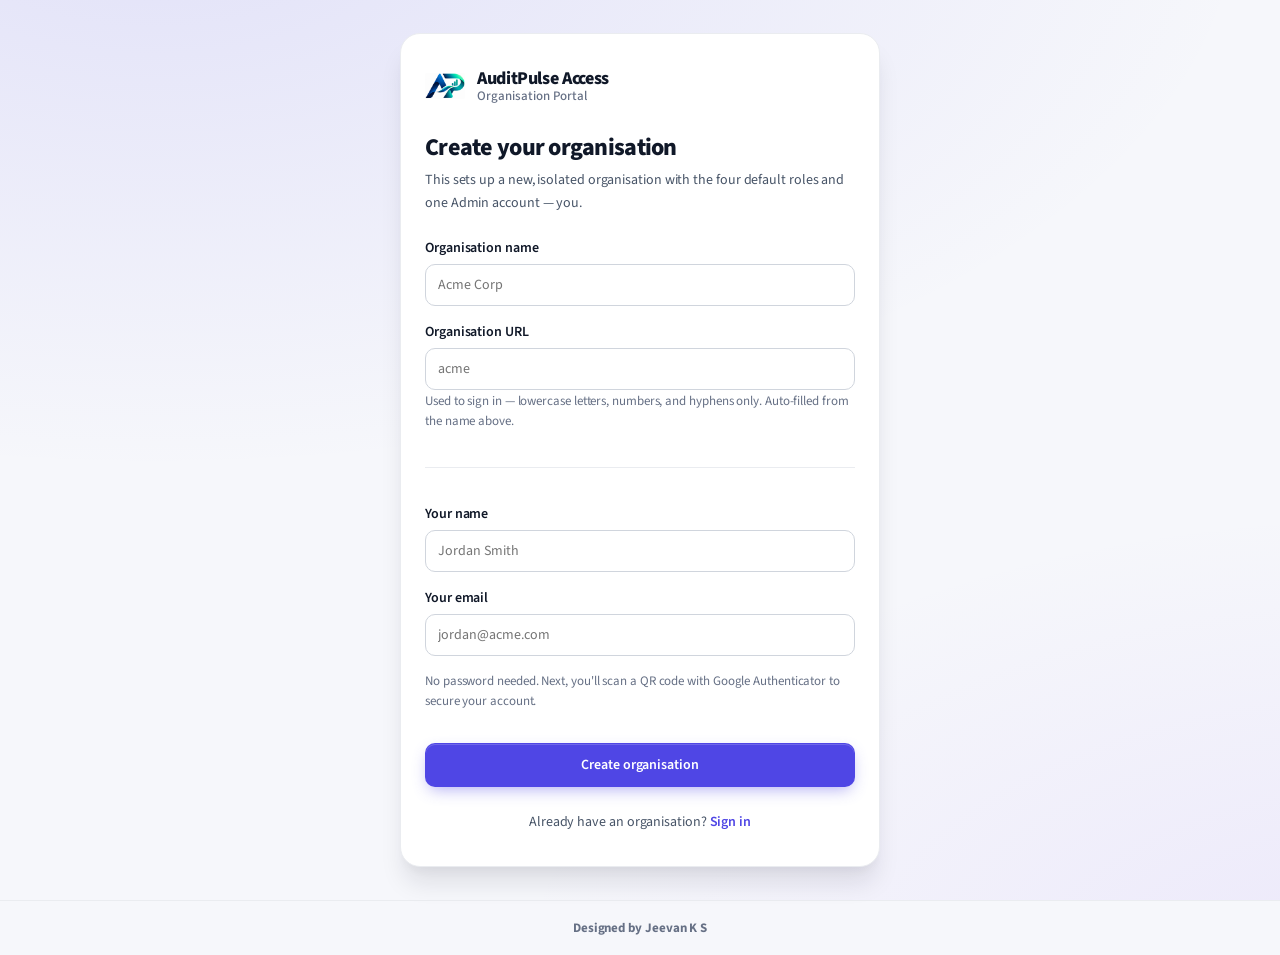
<file: signup.html>
<!DOCTYPE html>
<html lang="en">
<head>
<meta charset="UTF-8">
<meta name="viewport" content="width=device-width, initial-scale=1.0">
<title>Create your organisation — AuditPulse Access</title>
<link rel="stylesheet" href="css/variables.css">
<link rel="stylesheet" href="css/style.css">
<link rel="stylesheet" href="css/auth.css">
<link rel="stylesheet" href="css/theme.css">
</head>
<body data-page="signup">

<div class="auth-shell">
  <div class="auth-card auth-card--wide">
    <div class="auth-logo">
      <div class="auth-logo-mark" style="background:#fff;overflow:hidden;"><img src="img/logo.png" alt="AuditPulse logo" style="width:100%;height:100%;object-fit:contain;"></div>
      <div class="auth-logo-text">AuditPulse Access<span>Organisation Portal</span></div>
    </div>

    <h1>Create your organisation</h1>
    <p class="auth-card__subtitle">This sets up a new, isolated organisation with the four default roles and one Admin account — you.</p>

    <div class="auth-alert" id="signupAlert"></div>

    <form class="auth-form" id="signupForm">
      <div class="form-field">
        <label for="signupOrgName">Organisation name</label>
        <input class="form-control" type="text" id="signupOrgName" placeholder="Acme Corp" autocomplete="organization">
      </div>
      <div class="form-field">
        <label for="signupOrgSlug">Organisation URL</label>
        <input class="form-control" type="text" id="signupOrgSlug" placeholder="acme" autocapitalize="off">
        <div class="auth-hint">Used to sign in — lowercase letters, numbers, and hyphens only. Auto-filled from the name above.</div>
      </div>
      <hr class="divider">
      <div class="form-field">
        <label for="signupAdminName">Your name</label>
        <input class="form-control" type="text" id="signupAdminName" placeholder="Jordan Smith" autocomplete="name">
      </div>
      <div class="form-field">
        <label for="signupAdminEmail">Your email</label>
        <input class="form-control" type="email" id="signupAdminEmail" placeholder="jordan@acme.com" autocomplete="email">
      </div>
      <div class="auth-hint" style="margin:0 0 var(--sp-4);">No password needed. Next, you'll scan a QR code with Google Authenticator to secure your account.</div>
      <button type="submit" class="btn btn--primary btn--block" id="signupSubmit">Create organisation</button>
    </form>

    <p class="auth-footer-line">Already have an organisation? <a href="login.html">Sign in</a></p>
  </div>
</div>

<script src="js/config.js"></script>
<script src="js/icons.js"></script>
<script src="js/app.js"></script>
<script src="js/auth.js"></script>

<div style="text-align:center; padding: 18px 16px; font-size: 13px; color: var(--text-tertiary, #94A3B8); border-top: 1px solid var(--border, #E2E8F0);"><strong>Designed by Jeevan K S</strong></div>
</body>
</html>
</file>
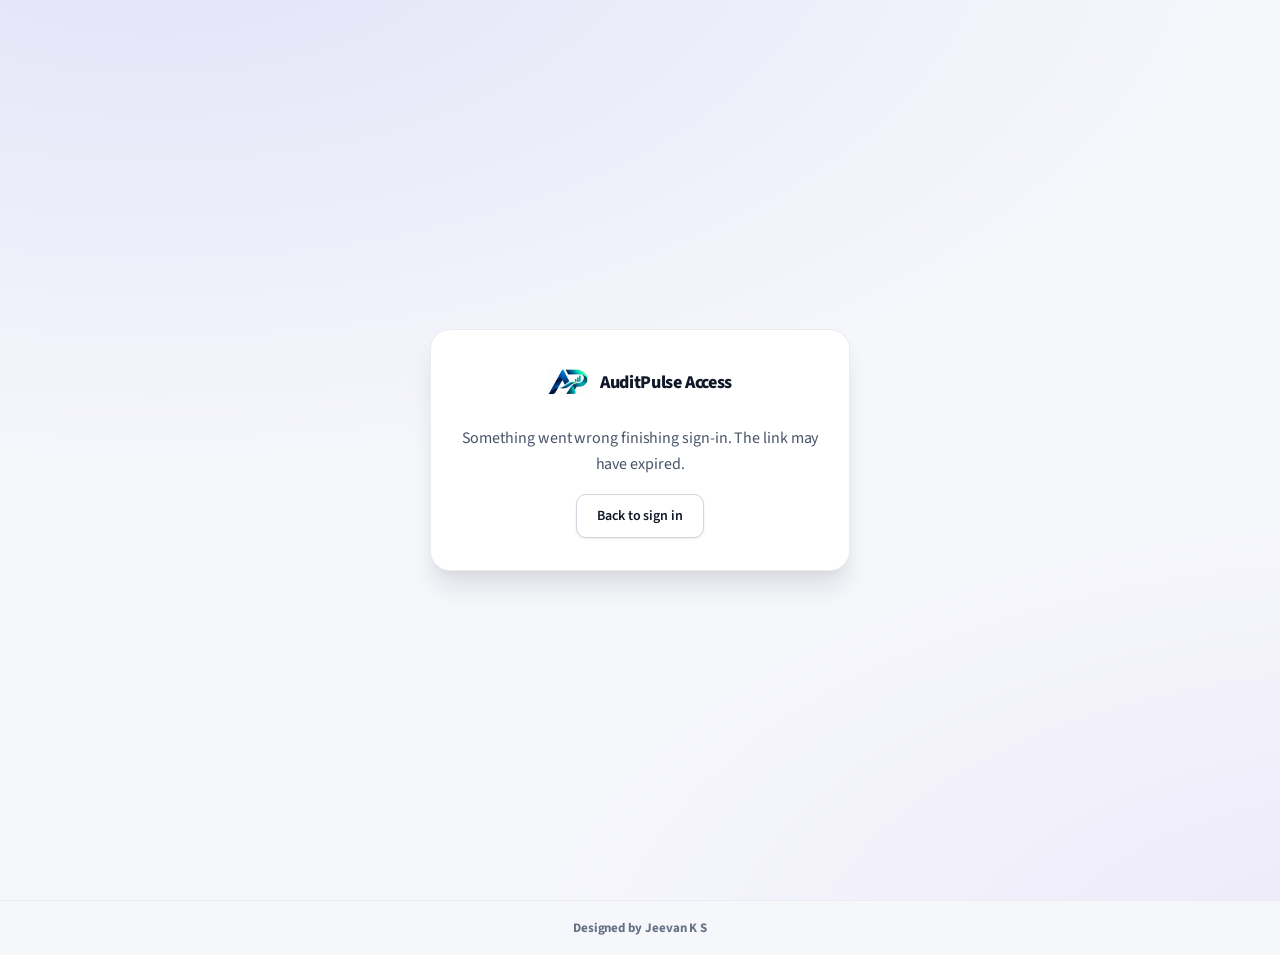
<file: sso-callback.html>
<!DOCTYPE html>
<html lang="en">
<head>
<meta charset="UTF-8">
<meta name="viewport" content="width=device-width, initial-scale=1.0">
<title>Signing you in — AuditPulse Access</title>
<link rel="stylesheet" href="css/variables.css">
<link rel="stylesheet" href="css/style.css">
<link rel="stylesheet" href="css/auth.css">
<link rel="stylesheet" href="css/theme.css">
</head>
<body data-page="sso-callback">

<div class="auth-shell">
  <div class="auth-card auth-center">
    <div class="auth-logo" style="justify-content:center;">
      <div class="auth-logo-mark" style="background:#fff;overflow:hidden;"><img src="img/logo.png" alt="AuditPulse logo" style="width:100%;height:100%;object-fit:contain;"></div>
      <div class="auth-logo-text">AuditPulse Access</div>
    </div>

    <div class="auth-spinner" id="ssoCallbackSpinner"></div>

    <p id="ssoCallbackSuccess" hidden>Signed in — redirecting you to the dashboard…</p>

    <div id="ssoCallbackError" hidden>
      <p>Something went wrong finishing sign-in. The link may have expired.</p>
      <a class="btn btn--secondary" href="login.html" style="margin-top:var(--sp-4);">Back to sign in</a>
    </div>
  </div>
</div>

<script src="js/config.js"></script>
<script src="js/icons.js"></script>
<script src="js/app.js"></script>
<script src="js/auth.js"></script>

<div style="text-align:center; padding: 18px 16px; font-size: 13px; color: var(--text-tertiary, #94A3B8); border-top: 1px solid var(--border, #E2E8F0);"><strong>Designed by Jeevan K S</strong></div>
</body>
</html>
</file>
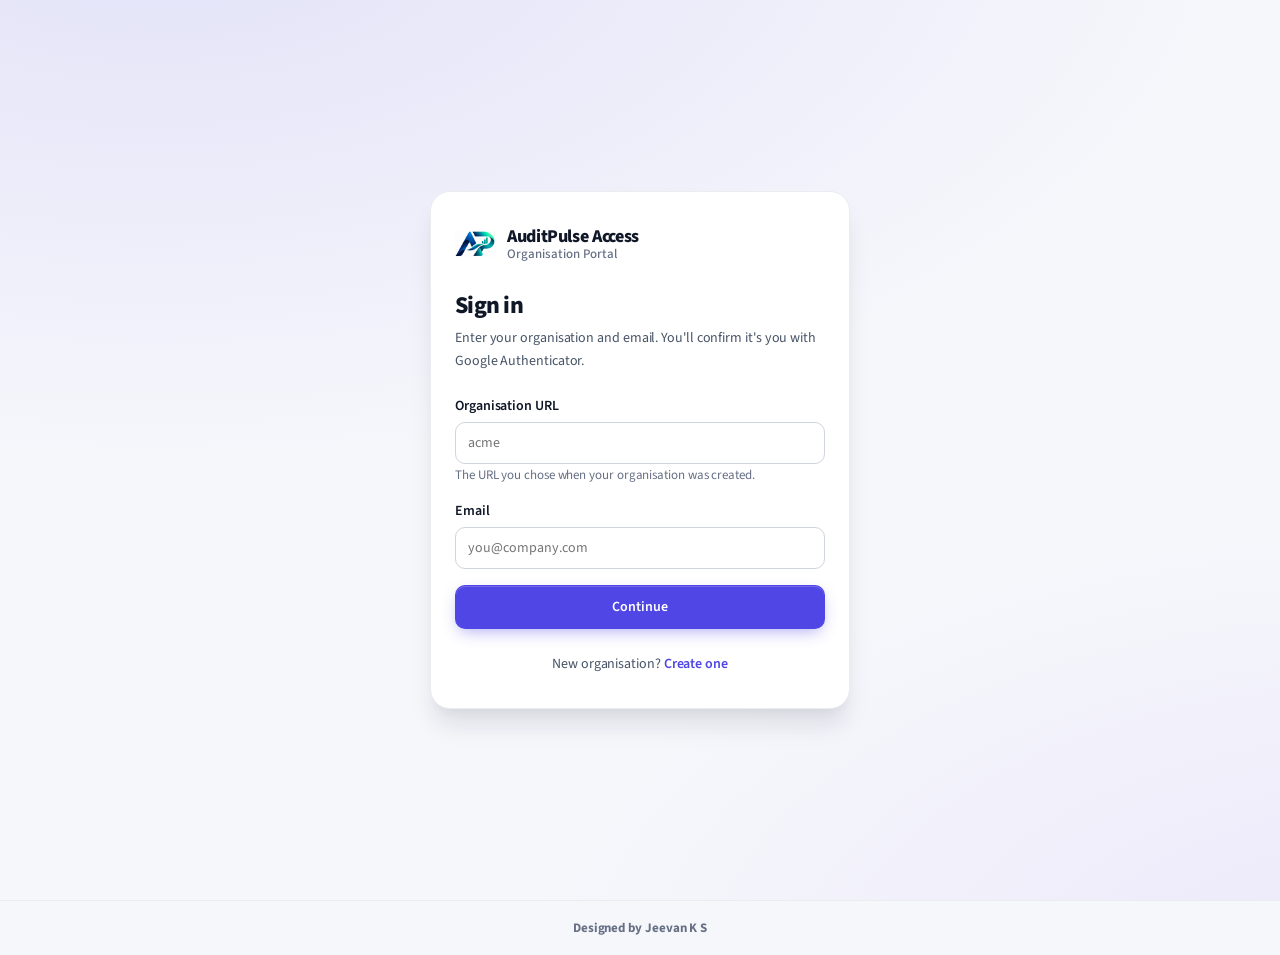
<file: teams.html>
<!DOCTYPE html>
<html lang="en">
<head>
<meta charset="UTF-8">
<meta name="viewport" content="width=device-width, initial-scale=1.0">
<title>Teams — AuditPulse Access</title>
<link rel="stylesheet" href="css/variables.css">
<link rel="stylesheet" href="css/style.css">
<link rel="stylesheet" href="css/sidebar.css">
<link rel="stylesheet" href="css/teams.css">
<link rel="stylesheet" href="css/theme.css">
</head>
<body data-page="teams">

<div class="sidebar-backdrop" id="sidebarBackdrop"></div>
<div class="app-shell">

  <!-- ============ SIDEBAR ============ -->
  <aside class="sidebar" id="sidebar">
    <div class="sidebar__logo">
      <div class="sidebar__logo-mark" style="background:#fff;overflow:hidden;"><img src="img/logo.png" alt="AuditPulse logo" style="width:100%;height:100%;object-fit:contain;"></div>
      <div class="sidebar__logo-text">AuditPulse Access<span>Organisation Portal</span></div>
    </div>

    <nav>
      <div class="sidebar__group-label">Access Management</div>
      <ul class="sidebar__nav">
        <li><a class="sidebar__link" href="index.html">
          <svg viewBox="0 0 24 24" fill="none" stroke="currentColor" stroke-width="2" stroke-linecap="round" stroke-linejoin="round"><rect x="3" y="3" width="7" height="9" rx="1.5"/><rect x="14" y="3" width="7" height="5" rx="1.5"/><rect x="14" y="12" width="7" height="9" rx="1.5"/><rect x="3" y="16" width="7" height="5" rx="1.5"/></svg>
          Dashboard</a></li>
        <li><a class="sidebar__link" href="users.html">
          <svg viewBox="0 0 24 24" fill="none" stroke="currentColor" stroke-width="2" stroke-linecap="round" stroke-linejoin="round"><path d="M17 21v-2a4 4 0 0 0-4-4H5a4 4 0 0 0-4 4v2"/><circle cx="9" cy="7" r="4"/><path d="M23 21v-2a4 4 0 0 0-3-3.87"/><path d="M16 3.13a4 4 0 0 1 0 7.75"/></svg>
          Users</a></li>
        <li><a class="sidebar__link" href="teams.html">
          <svg viewBox="0 0 24 24" fill="none" stroke="currentColor" stroke-width="2" stroke-linecap="round" stroke-linejoin="round"><circle cx="9" cy="8" r="3.5"/><circle cx="17" cy="9" r="2.8"/><path d="M2.5 20c0-3.6 2.9-6 6.5-6s6.5 2.4 6.5 6"/><path d="M15.5 14.3c2.8.3 4.5 2.3 4.5 5.2"/></svg>
          Teams</a></li>
        <li><a class="sidebar__link" href="roles.html">
          <svg viewBox="0 0 24 24" fill="none" stroke="currentColor" stroke-width="2" stroke-linecap="round" stroke-linejoin="round"><path d="M12 2 4 6v6c0 5 3.4 8.7 8 10 4.6-1.3 8-5 8-10V6l-8-4Z"/></svg>
          Roles</a></li>
      </ul>

      <div class="sidebar__group-label" style="margin-top:20px;">Organisation</div>
      <ul class="sidebar__nav">
        <li><a class="sidebar__link" href="organisation.html">
          <svg viewBox="0 0 24 24" fill="none" stroke="currentColor" stroke-width="2" stroke-linecap="round" stroke-linejoin="round"><rect x="4" y="3" width="16" height="18" rx="1.5"/><path d="M9 8h.01M9 12h.01M9 16h.01M15 8h.01M15 12h.01M15 16h.01"/></svg>
          Organisation</a></li>
        <li><a class="sidebar__link" href="access-logs.html">
          <svg viewBox="0 0 24 24" fill="none" stroke="currentColor" stroke-width="2" stroke-linecap="round" stroke-linejoin="round"><path d="M9 3v18M4 3h16v18H4z"/><path d="M13 8h4M13 12h4M13 16h4"/></svg>
          Access logs</a></li>
      </ul>
    </nav>

    <div class="sidebar__footer">
      <a class="sidebar__link sidebar__link--external" href="#" title="Return to the AuditPulse app">
        <svg viewBox="0 0 24 24" fill="none" stroke="currentColor" stroke-width="2" stroke-linecap="round" stroke-linejoin="round"><path d="M3 12a9 9 0 1 0 9-9"/><path d="M3 12h6l2-4 2 8 2-4h6"/></svg>
        Back to AuditPulse</a>
    </div>
  </aside>

  <div>
    <!-- ============ TOPBAR ============ -->
    <header class="topbar">
      <div class="topbar__left">
        <button class="sidebar-toggle" id="sidebarToggle" aria-label="Toggle menu">
          <svg viewBox="0 0 24 24" fill="none" stroke="currentColor" stroke-width="2" stroke-linecap="round"><path d="M3 6h18M3 12h18M3 18h18"/></svg>
        </button>
      </div>
      <div class="topbar__actions">
        <div class="menu-wrap" id="profileMenuWrap">
          <button class="profile-chip" role="button" id="profileMenuTrigger" type="button">
            <div class="profile-chip__avatar" id="profileAvatar">—</div>
            <span class="profile-chip__name" id="profileName">Loading…</span>
          </button>
          <div class="menu">
            <button class="menu__item" id="profileAccountLink" type="button">
              <svg viewBox="0 0 24 24" fill="none" stroke="currentColor" stroke-width="2" stroke-linecap="round" stroke-linejoin="round"><circle cx="12" cy="8" r="4"/><path d="M4 21c0-4 3.6-6 8-6s8 2 8 6"/></svg>
              Account settings</button>
            <div class="menu__divider"></div>
            <button class="menu__item menu__item--danger" id="profileLogoutBtn" type="button">
              <svg viewBox="0 0 24 24" fill="none" stroke="currentColor" stroke-width="2" stroke-linecap="round" stroke-linejoin="round"><path d="M9 21H5a2 2 0 0 1-2-2V5a2 2 0 0 1 2-2h4"/><path d="M16 17l5-5-5-5"/><path d="M21 12H9"/></svg>
              Log out</button>
          </div>
        </div>
      </div>
    </header>
    <!-- ============ CONTENT ============ -->
    <main class="content">
      <div class="page-head page-head--row">
        <div>
          <div class="page-head__eyebrow">AuditPulse Access</div>
          <h1>Teams</h1>
          <p>Group people by department or client so access can eventually be scoped to a team, not just a person.</p>
        </div>
        <button class="btn btn--primary" id="openCreateTeam">
          <svg viewBox="0 0 24 24" fill="none" stroke="currentColor" stroke-width="2" stroke-linecap="round" stroke-linejoin="round"><path d="M12 5v14M5 12h14"/></svg>
          Create team
        </button>
      </div>

      <div class="teams-grid" id="teamsGrid">
        <!-- populated by teams.js -->
      </div>

      <div class="empty-state" id="teamsEmpty" hidden>
        <svg viewBox="0 0 24 24" fill="none" stroke="currentColor" stroke-width="1.6" stroke-linecap="round" stroke-linejoin="round"><circle cx="9" cy="8" r="3.5"/><circle cx="17" cy="9" r="2.8"/><path d="M2.5 20c0-3.6 2.9-6 6.5-6s6.5 2.4 6.5 6"/></svg>
        <p>No teams yet. Create one to start grouping users.</p>
      </div>
    </main>
  </div>
</div>

<!-- ============ CREATE / EDIT TEAM MODAL ============ -->
<div class="modal-overlay" id="teamModal">
  <div class="modal-dialog" role="dialog" aria-modal="true" aria-labelledby="teamModalTitle">
    <div class="modal-dialog__title" id="teamModalTitle">Create team</div>
    <div class="modal-dialog__subtitle">Give the team a name and, optionally, a short description.</div>
    <form id="teamForm">
      <div class="modal-dialog__body">
        <div class="form-field">
          <label for="fieldTeamName">Team name</label>
          <input class="form-control" type="text" id="fieldTeamName" placeholder="Audit Ops" autocomplete="off">
          <div class="field__error" id="teamNameError">Enter a team name.</div>
        </div>
        <div class="form-field">
          <label for="fieldTeamDescription">Description (optional)</label>
          <input class="form-control" type="text" id="fieldTeamDescription" placeholder="What this team is for" autocomplete="off">
        </div>
      </div>
      <div class="modal-dialog__actions">
        <button type="button" class="btn btn--secondary" data-modal-close="teamModal">Cancel</button>
        <button type="submit" class="btn btn--primary" id="teamFormSave">Create team</button>
      </div>
    </form>
  </div>
</div>

<!-- ============ ADD MEMBER MODAL ============ -->
<div class="modal-overlay" id="memberModal">
  <div class="modal-dialog" role="dialog" aria-modal="true" aria-labelledby="memberModalTitle">
    <div class="modal-dialog__title" id="memberModalTitle">Add member</div>
    <div class="modal-dialog__subtitle">Add someone from your organisation to <strong id="memberModalTeamName"></strong>.</div>
    <form id="memberForm">
      <div class="modal-dialog__body">
        <div class="form-field">
          <label for="fieldMemberUser">Person</label>
          <select id="fieldMemberUser"></select>
          <div class="field__error" id="memberUserError">Choose someone to add.</div>
        </div>
      </div>
      <div class="modal-dialog__actions">
        <button type="button" class="btn btn--secondary" data-modal-close="memberModal">Cancel</button>
        <button type="submit" class="btn btn--primary" id="memberFormSave">Add member</button>
      </div>
    </form>
  </div>
</div>

<!-- ============ DELETE TEAM CONFIRM MODAL ============ -->
<div class="modal-overlay" id="deleteTeamModal">
  <div class="modal-dialog" role="dialog" aria-modal="true" aria-labelledby="deleteTeamModalTitle">
    <div class="modal-dialog__title" id="deleteTeamModalTitle">Delete team</div>
    <div class="modal-dialog__subtitle">This removes <strong id="deleteTeamTargetName"></strong> and its membership. This can't be undone.</div>
    <div class="modal-dialog__actions">
      <button type="button" class="btn btn--secondary" data-modal-close="deleteTeamModal">Cancel</button>
      <button type="button" class="btn btn--danger" id="confirmDeleteTeamBtn">Delete team</button>
    </div>
  </div>
</div>

<script src="js/config.js"></script>
<script src="js/icons.js"></script>
<script src="js/app.js"></script>
<script src="js/teams.js"></script>

<div style="text-align:center; padding: 18px 16px; font-size: 13px; color: var(--text-tertiary, #94A3B8); border-top: 1px solid var(--border, #E2E8F0);"><strong>Designed by Jeevan K S</strong></div>
</body>
</html>
</file>
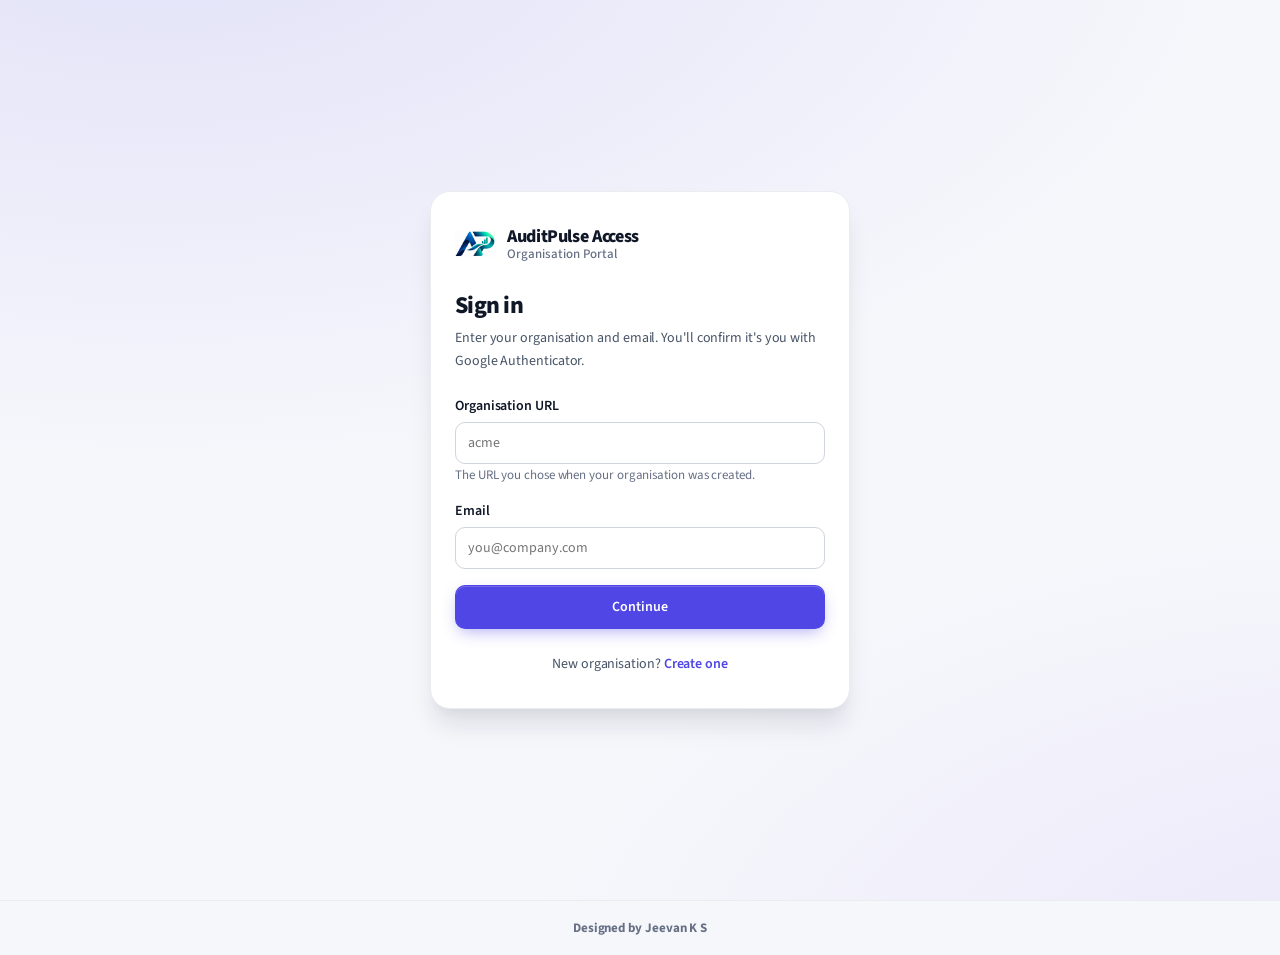
<file: users.html>
<!DOCTYPE html>
<html lang="en">
<head>
<meta charset="UTF-8">
<meta name="viewport" content="width=device-width, initial-scale=1.0">
<title>Users — AuditPulse Access</title>
<link rel="stylesheet" href="css/variables.css">
<link rel="stylesheet" href="css/style.css">
<link rel="stylesheet" href="css/sidebar.css">
<link rel="stylesheet" href="css/users.css">
<link rel="stylesheet" href="css/theme.css">
</head>
<body data-page="users">

<div class="sidebar-backdrop" id="sidebarBackdrop"></div>
<div class="app-shell">

  <!-- ============ SIDEBAR ============ -->
  <aside class="sidebar" id="sidebar">
    <div class="sidebar__logo">
      <div class="sidebar__logo-mark" style="background:#fff;overflow:hidden;"><img src="img/logo.png" alt="AuditPulse logo" style="width:100%;height:100%;object-fit:contain;"></div>
      <div class="sidebar__logo-text">AuditPulse Access<span>Organisation Portal</span></div>
    </div>

    <nav>
      <div class="sidebar__group-label">Access Management</div>
      <ul class="sidebar__nav">
        <li><a class="sidebar__link" href="index.html">
          <svg viewBox="0 0 24 24" fill="none" stroke="currentColor" stroke-width="2" stroke-linecap="round" stroke-linejoin="round"><rect x="3" y="3" width="7" height="9" rx="1.5"/><rect x="14" y="3" width="7" height="5" rx="1.5"/><rect x="14" y="12" width="7" height="9" rx="1.5"/><rect x="3" y="16" width="7" height="5" rx="1.5"/></svg>
          Dashboard</a></li>
        <li><a class="sidebar__link" href="users.html">
          <svg viewBox="0 0 24 24" fill="none" stroke="currentColor" stroke-width="2" stroke-linecap="round" stroke-linejoin="round"><path d="M17 21v-2a4 4 0 0 0-4-4H5a4 4 0 0 0-4 4v2"/><circle cx="9" cy="7" r="4"/><path d="M23 21v-2a4 4 0 0 0-3-3.87"/><path d="M16 3.13a4 4 0 0 1 0 7.75"/></svg>
          Users</a></li>
        <li><a class="sidebar__link" href="teams.html">
          <svg viewBox="0 0 24 24" fill="none" stroke="currentColor" stroke-width="2" stroke-linecap="round" stroke-linejoin="round"><circle cx="9" cy="8" r="3.5"/><circle cx="17" cy="9" r="2.8"/><path d="M2.5 20c0-3.6 2.9-6 6.5-6s6.5 2.4 6.5 6"/><path d="M15.5 14.3c2.8.3 4.5 2.3 4.5 5.2"/></svg>
          Teams</a></li>
        <li><a class="sidebar__link" href="roles.html">
          <svg viewBox="0 0 24 24" fill="none" stroke="currentColor" stroke-width="2" stroke-linecap="round" stroke-linejoin="round"><path d="M12 2 4 6v6c0 5 3.4 8.7 8 10 4.6-1.3 8-5 8-10V6l-8-4Z"/></svg>
          Roles</a></li>
      </ul>

      <div class="sidebar__group-label" style="margin-top:20px;">Organisation</div>
      <ul class="sidebar__nav">
        <li><a class="sidebar__link" href="organisation.html">
          <svg viewBox="0 0 24 24" fill="none" stroke="currentColor" stroke-width="2" stroke-linecap="round" stroke-linejoin="round"><rect x="4" y="3" width="16" height="18" rx="1.5"/><path d="M9 8h.01M9 12h.01M9 16h.01M15 8h.01M15 12h.01M15 16h.01"/></svg>
          Organisation</a></li>
        <li><a class="sidebar__link" href="access-logs.html">
          <svg viewBox="0 0 24 24" fill="none" stroke="currentColor" stroke-width="2" stroke-linecap="round" stroke-linejoin="round"><path d="M9 3v18M4 3h16v18H4z"/><path d="M13 8h4M13 12h4M13 16h4"/></svg>
          Access logs</a></li>
      </ul>
    </nav>

    <div class="sidebar__footer">
      <a class="sidebar__link sidebar__link--external" href="#" title="Return to the AuditPulse app">
        <svg viewBox="0 0 24 24" fill="none" stroke="currentColor" stroke-width="2" stroke-linecap="round" stroke-linejoin="round"><path d="M3 12a9 9 0 1 0 9-9"/><path d="M3 12h6l2-4 2 8 2-4h6"/></svg>
        Back to AuditPulse</a>
    </div>
  </aside>

  <div>
    <!-- ============ TOPBAR ============ -->
    <header class="topbar">
      <div class="topbar__left">
        <button class="sidebar-toggle" id="sidebarToggle" aria-label="Toggle menu">
          <svg viewBox="0 0 24 24" fill="none" stroke="currentColor" stroke-width="2" stroke-linecap="round"><path d="M3 6h18M3 12h18M3 18h18"/></svg>
        </button>
      </div>
      <div class="topbar__actions">
        <div class="menu-wrap" id="profileMenuWrap">
          <button class="profile-chip" role="button" id="profileMenuTrigger" type="button">
            <div class="profile-chip__avatar" id="profileAvatar">—</div>
            <span class="profile-chip__name" id="profileName">Loading…</span>
          </button>
          <div class="menu">
            <button class="menu__item" id="profileAccountLink" type="button">
              <svg viewBox="0 0 24 24" fill="none" stroke="currentColor" stroke-width="2" stroke-linecap="round" stroke-linejoin="round"><circle cx="12" cy="8" r="4"/><path d="M4 21c0-4 3.6-6 8-6s8 2 8 6"/></svg>
              Account settings</button>
            <div class="menu__divider"></div>
            <button class="menu__item menu__item--danger" id="profileLogoutBtn" type="button">
              <svg viewBox="0 0 24 24" fill="none" stroke="currentColor" stroke-width="2" stroke-linecap="round" stroke-linejoin="round"><path d="M9 21H5a2 2 0 0 1-2-2V5a2 2 0 0 1 2-2h4"/><path d="M16 17l5-5-5-5"/><path d="M21 12H9"/></svg>
              Log out</button>
          </div>
        </div>
      </div>
    </header>

    <!-- ============ CONTENT ============ -->
    <main class="content">
      <div class="page-head page-head--row">
        <div>
          <div class="page-head__eyebrow">AuditPulse Access</div>
          <h1>Users</h1>
          <p>Create people, assign a role, and turn AuditPulse access on or off.</p>
        </div>
        <button class="btn btn--primary" id="openCreateUser">
          <svg viewBox="0 0 24 24" fill="none" stroke="currentColor" stroke-width="2" stroke-linecap="round" stroke-linejoin="round"><path d="M12 5v14M5 12h14"/></svg>
          Create user
        </button>
      </div>

      <div class="users-toolbar">
        <div class="users-search">
          <svg viewBox="0 0 24 24" fill="none" stroke="currentColor" stroke-width="2" stroke-linecap="round" stroke-linejoin="round"><circle cx="11" cy="11" r="7"/><path d="M21 21l-4.3-4.3"/></svg>
          <input type="text" id="userSearch" placeholder="Search users…">
        </div>
      </div>

      <div class="card">
        <div class="card__pad" style="padding-bottom:0;">
          <div class="table-wrap">
            <table class="dtable">
              <thead>
                <tr>
                  <th>Name</th>
                  <th>Role</th>
                  <th>Status</th>
                  <th>Authenticator</th>
                  <th>AuditPulse access</th>
                  <th></th>
                </tr>
              </thead>
              <tbody id="usersTbody"></tbody>
            </table>
          </div>
          <div class="empty-state" id="usersEmpty" hidden>
            <svg viewBox="0 0 24 24" fill="none" stroke="currentColor" stroke-width="1.6" stroke-linecap="round" stroke-linejoin="round"><path d="M17 21v-2a4 4 0 0 0-4-4H5a4 4 0 0 0-4 4v2"/><circle cx="9" cy="7" r="4"/></svg>
            <p>No users match your search.</p>
          </div>
        </div>
        <div style="height:var(--sp-4)"></div>
      </div>
    </main>
  </div>
</div>

<!-- ============ CREATE / EDIT USER MODAL ============ -->
<div class="modal-overlay" id="userModal">
  <div class="modal-dialog" role="dialog" aria-modal="true" aria-labelledby="userModalTitle">
    <div class="modal-dialog__title" id="userModalTitle">Create user</div>
    <div class="modal-dialog__subtitle" id="userModalSubtitle">Add a person and grant them AuditPulse access.</div>
    <form id="userForm">
      <div class="modal-dialog__body">
        <div class="form-field">
          <label for="fieldName">Full name</label>
          <input class="form-control" type="text" id="fieldName" placeholder="Jordan Smith" autocomplete="off">
          <div class="field__error" id="nameError">Enter the person's full name.</div>
        </div>
        <div class="form-field">
          <label for="fieldEmail">Email</label>
          <input class="form-control" type="email" id="fieldEmail" placeholder="jordan@company.com" autocomplete="off">
          <div class="field__error" id="emailError">Enter a valid email address.</div>
        </div>
        <div class="form-field">
          <label for="fieldRole">Role</label>
          <select id="fieldRole"></select>
        </div>
        <div class="form-field__row">
          <label for="fieldAccess" style="margin:0;">AuditPulse access</label>
          <label class="toggle">
            <input type="checkbox" id="fieldAccess" checked>
            <span class="toggle__track"></span>
          </label>
        </div>
        <div class="form-field">
          <label for="fieldStatus">Status</label>
          <select id="fieldStatus">
            <option value="Active">Active</option>
            <option value="Pending">Pending</option>
            <option value="Disabled">Disabled</option>
          </select>
        </div>
        <p class="user-form-note" id="userFormNote">No password needed. The person signs in with this email and sets up Google Authenticator by scanning a QR code on their first login.</p>
      </div>
      <div class="modal-dialog__actions">
        <button type="button" class="btn btn--secondary" data-modal-close="userModal">Cancel</button>
        <button type="submit" class="btn btn--primary" id="userFormSave">Create user</button>
      </div>
    </form>
  </div>
</div>

<!-- ============ RESET AUTHENTICATOR CONFIRM MODAL ============ -->
<div class="modal-overlay" id="resetAuthModal">
  <div class="modal-dialog" role="dialog" aria-modal="true" aria-labelledby="resetAuthModalTitle">
    <div class="modal-dialog__title" id="resetAuthModalTitle">Reset authenticator</div>
    <div class="modal-dialog__subtitle"><strong id="resetAuthTargetName"></strong> will be signed out, and their next login (here and in AuditPulse) will show a new QR code to scan with Google Authenticator. Use this if they lost or replaced their phone.</div>
    <div class="modal-dialog__actions">
      <button type="button" class="btn btn--secondary" data-modal-close="resetAuthModal">Cancel</button>
      <button type="button" class="btn btn--primary" id="confirmResetAuthBtn">Reset authenticator</button>
    </div>
  </div>
</div>

<!-- ============ DELETE CONFIRM MODAL ============ -->
<div class="modal-overlay" id="deleteModal">
  <div class="modal-dialog" role="dialog" aria-modal="true" aria-labelledby="deleteModalTitle">
    <div class="modal-dialog__title" id="deleteModalTitle">Delete user</div>
    <div class="modal-dialog__subtitle">This removes <strong id="deleteTargetName"></strong> and revokes their AuditPulse access. This can't be undone.</div>
    <div class="modal-dialog__actions">
      <button type="button" class="btn btn--secondary" data-modal-close="deleteModal">Cancel</button>
      <button type="button" class="btn btn--danger" id="confirmDeleteBtn">Delete user</button>
    </div>
  </div>
</div>

<script src="js/config.js"></script>
<script src="js/icons.js"></script>
<script src="js/app.js"></script>
<script src="js/users.js"></script>

<div style="text-align:center; padding: 18px 16px; font-size: 13px; color: var(--text-tertiary, #94A3B8); border-top: 1px solid var(--border, #E2E8F0);"><strong>Designed by Jeevan K S</strong></div>
</body>
</html>
</file>
<file: css/variables.css>
/* ==========================================================================
   AuditPulse Access Portal — Design Tokens
   Deliberately reuses AuditPulse's own token set (colors, type, spacing).
   This portal is a sidecar admin tool for the same product, so it should
   read as "part of AuditPulse", not a separate brand — same primary blue,
   same sidebar, same Source Sans 3 type. Portal-only additions are
   marked below.
   ========================================================================== */

:root {
  /* ---- Brand & Semantic Colors ---- */
  --color-primary: #2563EB;
  --color-primary-hover: #1D4ED8;
  --color-primary-soft: #DBEAFE;

  --color-success: #10B981;
  --color-success-soft: #D1FAE5;
  --color-warning: #F59E0B;
  --color-warning-soft: #FEF3C7;
  --color-error: #EF4444;
  --color-error-soft: #FEE2E2;

  --color-success-text: #067A55;
  --color-warning-text: #92610A;
  --color-error-text: #B91C1C;

  --color-accent-purple: #8B5CF6;
  --color-accent-sky: #0EA5E9;
  --color-accent-orange: #F97316;

  /* ---- Light Mode (default) ---- */
  --bg: #F8FAFC;
  --bg-canvas: #F1F5F9;
  --surface: #FFFFFF;
  --surface-raised: #FFFFFF;
  --surface-sunken: #F8FAFC;
  --border: #E2E8F0;
  --border-strong: #CBD5E1;

  --text-primary: #0F172A;
  --text-secondary: #64748B;
  --text-tertiary: #94A3B8;
  --text-on-primary: #FFFFFF;

  --shadow-sm: 0 1px 2px rgba(15, 23, 42, 0.06);
  --shadow-md: 0 4px 12px rgba(15, 23, 42, 0.08);
  --shadow-lg: 0 12px 32px rgba(15, 23, 42, 0.12);
  --shadow-primary: 0 8px 20px rgba(37, 99, 235, 0.25);

  --sidebar-bg: #0F172A;
  --sidebar-text: #94A3B8;
  --sidebar-text-active: #FFFFFF;
  --sidebar-hover: rgba(255, 255, 255, 0.06);

  /* ---- Typography ---- */
  --font-display: 'Source Sans 3', 'Source Sans Pro', 'Segoe UI', system-ui, sans-serif;
  --font-body: 'Source Sans 3', 'Source Sans Pro', 'Segoe UI', system-ui, sans-serif;
  --font-mono: 'JetBrains Mono', 'SFMono-Regular', Consolas, monospace;

  --fs-2xs: 0.6875rem;
  --fs-xs: 0.75rem;
  --fs-sm: 0.8125rem;
  --fs-base: 0.9375rem;
  --fs-md: 1.0625rem;
  --fs-lg: 1.25rem;
  --fs-xl: 1.5rem;
  --fs-2xl: 2rem;

  /* ---- Spacing (8pt-ish scale) ---- */
  --sp-1: 4px;
  --sp-2: 8px;
  --sp-3: 12px;
  --sp-4: 16px;
  --sp-5: 20px;
  --sp-6: 24px;
  --sp-8: 32px;
  --sp-10: 40px;
  --sp-12: 48px;

  /* ---- Radius ---- */
  --radius-xs: 6px;
  --radius-sm: 8px;
  --radius-icon: 10px;
  --radius-md: 12px;
  --radius-card: 16px;
  --radius-pill: 999px;

  /* ---- Layout ---- */
  --sidebar-width: 240px;
  --header-height: 68px;
  --content-max: 1180px;

  /* ---- Motion ---- */
  --ease-out: cubic-bezier(0.16, 1, 0.3, 1);
  --dur-fast: 150ms;
  --dur-base: 240ms;

  /* ---- Portal-only: role accent colors (Users/Roles pages) ---- */
  --role-admin: #8B5CF6;
  --role-admin-soft: #EDE9FE;
  --role-auditor: #2563EB;
  --role-auditor-soft: #DBEAFE;
  --role-reviewer: #0EA5E9;
  --role-reviewer-soft: #E0F2FE;
  --role-viewer: #64748B;
  --role-viewer-soft: #F1F5F9;
}
</file>
<file: css/style.css>
/* ==========================================================================
   Global base + shared components — mirrors AuditPulse's own style.css so
   the portal shares one visual language with the product it manages access
   to. Sidebar-specific rules live in sidebar.css.
   ========================================================================== */

/* Fonts (Source Sans 3 + JetBrains Mono) are imported by theme.css. */

*, *::before, *::after { box-sizing: border-box; }

html { -webkit-text-size-adjust: 100%; scroll-behavior: smooth; }

body {
  margin: 0;
  font-family: var(--font-body);
  font-size: var(--fs-base);
  color: var(--text-primary);
  background: var(--bg);
  -webkit-font-smoothing: antialiased;
}

h1, h2, h3, h4 {
  font-family: var(--font-display);
  color: var(--text-primary);
  margin: 0;
  letter-spacing: -0.02em;
}

p { margin: 0; color: var(--text-secondary); line-height: 1.6; }
a { color: inherit; text-decoration: none; }
ul { list-style: none; margin: 0; padding: 0; }
button { font-family: inherit; cursor: pointer; }
input, select, textarea { font-family: inherit; color: var(--text-primary); background: var(--surface); }

.form-control {
  width: 100%;
  padding: 10px 12px;
  border: 1px solid var(--border);
  border-radius: var(--radius-sm);
  font-size: var(--fs-sm);
  outline: none;
  transition: border-color var(--dur-fast) var(--ease-out), box-shadow var(--dur-fast) var(--ease-out);
}
.form-control:focus { border-color: var(--color-primary); box-shadow: 0 0 0 3px var(--color-primary-soft); }

:focus-visible { outline: 2px solid var(--color-primary); outline-offset: 2px; border-radius: 4px; }

img, svg { display: block; max-width: 100%; }
.mono { font-family: var(--font-mono); font-variant-numeric: tabular-nums; }

/* ---- App Shell ---- */
.app-shell { display: grid; grid-template-columns: var(--sidebar-width) 1fr; min-height: 100vh; }

/* ---- Topbar ---- */
.topbar {
  height: var(--header-height);
  display: flex; align-items: center; justify-content: space-between;
  gap: var(--sp-4); padding: 0 var(--sp-8);
  border-bottom: 1px solid var(--border);
  background: var(--surface);
  position: sticky; top: 0; z-index: 10;
}
.topbar__left { display: flex; align-items: center; gap: var(--sp-3); }
.topbar__search {
  display: flex; align-items: center; gap: var(--sp-2);
  background: var(--surface-sunken); border: 1px solid var(--border);
  border-radius: var(--radius-pill); padding: 9px var(--sp-4); width: 300px;
  color: var(--text-tertiary);
  transition: border-color var(--dur-fast) var(--ease-out);
}
.topbar__search:focus-within { border-color: var(--color-primary); }
.topbar__search svg { width: 16px; height: 16px; flex-shrink: 0; }
.topbar__search input { border: none; background: transparent; outline: none; font-size: var(--fs-sm); width: 100%; color: var(--text-primary); }
.topbar__actions { display: flex; align-items: center; gap: var(--sp-3); }

.profile-chip { display: flex; align-items: center; gap: var(--sp-2); padding: 4px 10px 4px 4px; border-radius: var(--radius-pill); border: 1px solid var(--border); background: var(--surface); }
.profile-chip[role="button"] { border: none; cursor: pointer; font-family: inherit; }
.profile-chip[role="button"]:hover { background: var(--surface-sunken); }
.profile-chip__avatar {
  width: 30px; height: 30px; border-radius: 50%;
  background: linear-gradient(135deg, var(--color-primary), var(--color-accent-purple));
  color: var(--text-on-primary); display: flex; align-items: center; justify-content: center;
  font-family: var(--font-display); font-weight: 600; font-size: var(--fs-xs);
}
.profile-chip__name { font-size: var(--fs-sm); font-weight: 600; }

/* ---- Content area ---- */
.content { padding: var(--sp-8); max-width: var(--content-max); width: 100%; margin: 0 auto; }

.page-head { margin-bottom: var(--sp-6); }
.page-head__eyebrow { font-size: var(--fs-2xs); font-weight: 700; letter-spacing: 0.08em; text-transform: uppercase; color: var(--color-primary); margin-bottom: var(--sp-2); }
.page-head h1 { font-size: var(--fs-2xl); font-weight: 700; }
.page-head p { margin-top: 6px; }
.page-head--row { display: flex; align-items: flex-end; justify-content: space-between; gap: var(--sp-4); flex-wrap: wrap; }

/* ---- Buttons ---- */
.btn {
  display: inline-flex; align-items: center; justify-content: center; gap: 8px;
  border-radius: var(--radius-sm); border: 1px solid transparent;
  padding: 11px 20px; font-size: var(--fs-sm); font-weight: 600;
  transition: transform var(--dur-fast) var(--ease-out), box-shadow var(--dur-fast) var(--ease-out), background var(--dur-fast) var(--ease-out), border-color var(--dur-fast) var(--ease-out);
  white-space: nowrap;
}
.btn svg { width: 16px; height: 16px; }
.btn:active { transform: translateY(1px); }
.btn--primary { background: var(--color-primary); color: var(--text-on-primary); box-shadow: var(--shadow-primary); }
.btn--primary:hover { background: var(--color-primary-hover); }
.btn--secondary { background: var(--surface); color: var(--text-primary); border-color: var(--border-strong); }
.btn--secondary:hover { background: var(--surface-sunken); }
.btn--ghost { background: transparent; color: var(--text-secondary); }
.btn--ghost:hover { background: var(--surface-sunken); color: var(--text-primary); }
.btn--danger { background: var(--color-error-soft); color: var(--color-error); }
.btn--danger:hover { filter: brightness(0.96); }
.btn--block { width: 100%; }
.btn--sm { padding: 7px 14px; font-size: var(--fs-xs); }
.btn:disabled { opacity: 0.55; cursor: not-allowed; }

/* ---- Cards ---- */
.card { background: var(--surface); border: 1px solid var(--border); border-radius: var(--radius-card); box-shadow: var(--shadow-sm); }
.card__pad { padding: var(--sp-6); }
.card__head { display: flex; align-items: center; justify-content: space-between; margin-bottom: var(--sp-4); gap: var(--sp-3); }
.card__head h3 { font-size: var(--fs-md); font-weight: 600; }
.card__head-sub { font-size: var(--fs-xs); color: var(--text-tertiary); margin-top: 2px; }

/* ---- Stat cards ---- */
.stat-grid { display: grid; grid-template-columns: repeat(3, 1fr); gap: var(--sp-4); margin-bottom: var(--sp-6); }
.stat-card { background: var(--surface); border: 1px solid var(--border); border-radius: var(--radius-card); padding: var(--sp-4) var(--sp-5); display: flex; flex-direction: column; gap: var(--sp-1); transition: transform var(--dur-fast) var(--ease-out), box-shadow var(--dur-fast) var(--ease-out); }
.stat-card:hover { transform: translateY(-2px); box-shadow: var(--shadow-md); }
.stat-card__top { display: flex; align-items: center; gap: var(--sp-2); margin-bottom: 2px; }
.stat-card__icon { flex: none; width: 28px; height: 28px; border-radius: var(--radius-icon); display: flex; align-items: center; justify-content: center; }
.stat-card__icon svg { width: 14px; height: 14px; }
.stat-card__icon--primary { background: var(--color-primary-soft); color: var(--color-primary); }
.stat-card__icon--success { background: var(--color-success-soft); color: var(--color-success); }
.stat-card__icon--warning { background: var(--color-warning-soft); color: var(--color-warning); }
.stat-card__value { font-family: var(--font-mono); font-weight: 700; font-size: var(--fs-2xl); color: var(--text-primary); letter-spacing: -0.02em; }
.stat-card__label { font-size: var(--fs-sm); font-weight: 600; color: var(--text-secondary); }

/* ---- Status badge ---- */
.badge { display: inline-flex; align-items: center; gap: 6px; font-size: var(--fs-2xs); font-weight: 700; letter-spacing: 0.02em; padding: 4px 10px; border-radius: var(--radius-pill); text-transform: uppercase; }
.badge svg { width: 12px; height: 12px; }
.badge--success { background: var(--color-success-soft); color: var(--color-success-text); }
.badge--warning { background: var(--color-warning-soft); color: var(--color-warning-text); }
.badge--error { background: var(--color-error-soft); color: var(--color-error-text); }
.badge--neutral { background: var(--surface-sunken); color: var(--text-secondary); border: 1px solid var(--border); }

/* ---- List rows (recent users on dashboard) ---- */
.row-list { display: flex; flex-direction: column; }
.row-item { display: flex; align-items: center; gap: var(--sp-4); padding: var(--sp-3) 0; border-bottom: 1px solid var(--border); }
.row-item:last-child { border-bottom: none; }
.row-item__avatar { width: 36px; height: 36px; border-radius: 50%; background: var(--surface-sunken); border: 1px solid var(--border); display: flex; align-items: center; justify-content: center; font-family: var(--font-display); font-weight: 700; font-size: var(--fs-sm); color: var(--text-secondary); flex-shrink: 0; }
.row-item__body { flex: 1; min-width: 0; }
.row-item__title { font-weight: 600; font-size: var(--fs-sm); }
.row-item__meta { font-size: var(--fs-xs); color: var(--text-tertiary); margin-top: 2px; }

/* ---- Table ---- */
.table-wrap { overflow-x: auto; }
table.dtable { width: 100%; border-collapse: collapse; font-size: var(--fs-sm); }
.dtable thead th { text-align: left; font-size: var(--fs-2xs); font-weight: 700; letter-spacing: 0.05em; text-transform: uppercase; color: var(--text-tertiary); padding: 0 var(--sp-3) var(--sp-3); border-bottom: 1px solid var(--border); }
.dtable tbody td { padding: var(--sp-4) var(--sp-3); border-bottom: 1px solid var(--border); color: var(--text-primary); vertical-align: middle; }
.dtable tbody tr:last-child td { border-bottom: none; }
.dtable tbody tr { transition: background var(--dur-fast) var(--ease-out); }
.dtable tbody tr:hover { background: var(--surface-sunken); }

/* ---- Toggle switch ---- */
.toggle { position: relative; width: 40px; height: 22px; flex-shrink: 0; display: inline-block; }
.toggle input { opacity: 0; width: 0; height: 0; position: absolute; }
.toggle__track { position: absolute; inset: 0; background: var(--border-strong); border-radius: var(--radius-pill); transition: background var(--dur-fast) var(--ease-out); }
.toggle__track::after { content: ''; position: absolute; top: 2px; left: 2px; width: 18px; height: 18px; background: var(--text-on-primary); border-radius: 50%; transition: transform var(--dur-fast) var(--ease-out); box-shadow: var(--shadow-sm); }
.toggle input:checked + .toggle__track { background: var(--color-primary); }
.toggle input:checked + .toggle__track::after { transform: translateX(18px); }
.toggle input:focus-visible + .toggle__track { outline: 2px solid var(--color-primary); outline-offset: 2px; }
.toggle input:disabled + .toggle__track { opacity: 0.5; cursor: not-allowed; }

/* ---- Dropdown menu (row actions) ---- */
.menu-wrap { position: relative; display: inline-block; }
.menu-trigger { width: 30px; height: 30px; border: none; background: transparent; border-radius: var(--radius-sm); display: flex; align-items: center; justify-content: center; color: var(--text-secondary); }
.menu-trigger:hover { background: var(--surface-sunken); color: var(--text-primary); }
.menu-trigger svg { width: 18px; height: 18px; }
.menu {
  position: absolute; right: 0; top: calc(100% + 4px); z-index: 20;
  min-width: 172px; background: var(--surface); border: 1px solid var(--border);
  border-radius: var(--radius-md); box-shadow: var(--shadow-lg); padding: 6px;
  display: none;
}
.menu.is-open { display: block; }
.menu__item { display: flex; align-items: center; gap: 8px; width: 100%; padding: 8px 10px; border: none; background: transparent; border-radius: var(--radius-xs); font-size: var(--fs-sm); color: var(--text-primary); text-align: left; }
.menu__item:hover { background: var(--surface-sunken); }
.menu__item svg { width: 15px; height: 15px; color: var(--text-tertiary); }
.menu__item--danger { color: var(--color-error); }
.menu__item--danger svg { color: var(--color-error); }
.menu__divider { height: 1px; background: var(--border); margin: 5px 2px; }

/* ---- Modal ---- */
.modal-overlay {
  position: fixed; inset: 0; background: rgba(15, 23, 42, 0.45);
  display: flex; align-items: center; justify-content: center; padding: var(--sp-4);
  z-index: 100; opacity: 0; pointer-events: none; transition: opacity var(--dur-base) var(--ease-out);
}
.modal-overlay.is-open { opacity: 1; pointer-events: auto; }
.modal-dialog {
  background: var(--surface); border-radius: var(--radius-card); box-shadow: var(--shadow-lg);
  width: 100%; max-width: 440px; padding: var(--sp-6);
  transform: translateY(8px) scale(0.98); transition: transform var(--dur-base) var(--ease-out);
}
.modal-overlay.is-open .modal-dialog { transform: translateY(0) scale(1); }
.modal-dialog__title { font-family: var(--font-display); font-size: var(--fs-lg); font-weight: 700; margin-bottom: var(--sp-1); }
.modal-dialog__subtitle { font-size: var(--fs-sm); color: var(--text-secondary); margin-bottom: var(--sp-5); }
.modal-dialog__body { display: flex; flex-direction: column; gap: var(--sp-4); }
.modal-dialog__actions { display: flex; justify-content: flex-end; gap: var(--sp-3); margin-top: var(--sp-6); }

.form-field { display: flex; flex-direction: column; gap: 6px; }
.form-field label { font-size: var(--fs-xs); font-weight: 600; color: var(--text-secondary); }
.form-field__row { display: flex; align-items: center; justify-content: space-between; gap: var(--sp-3); padding: 10px 0; }
.field__error { display: none; font-size: var(--fs-xs); color: var(--color-error); margin-top: 4px; }
.field__error.is-visible { display: block; }
input.is-invalid, select.is-invalid { border-color: var(--color-error) !important; }

/* ---- Toast ---- */
.toast-stack { position: fixed; bottom: var(--sp-6); right: var(--sp-6); display: flex; flex-direction: column; gap: 10px; z-index: 200; }
.toast {
  background: var(--text-primary); color: var(--text-on-primary); padding: 12px 16px;
  border-radius: var(--radius-sm); font-size: var(--fs-sm); font-weight: 500; box-shadow: var(--shadow-lg);
  display: flex; align-items: center; gap: 8px;
  animation: toast-in var(--dur-base) var(--ease-out);
}
.toast--error { background: var(--color-error); }
.toast--success { background: var(--color-success); }
@keyframes toast-in { from { opacity: 0; transform: translateY(6px); } to { opacity: 1; transform: translateY(0); } }

/* ---- Empty state ---- */
.empty-state { text-align: center; padding: var(--sp-12) var(--sp-4); color: var(--text-tertiary); }
.empty-state svg { width: 40px; height: 40px; margin: 0 auto var(--sp-3); color: var(--border-strong); }

/* ---- Utilities ---- */
.divider { height: 1px; background: var(--border); border: none; margin: var(--sp-5) 0; }
.text-tertiary { color: var(--text-tertiary); }
.text-sm { font-size: var(--fs-sm); }
[hidden] { display: none !important; }

::-webkit-scrollbar { width: 10px; height: 10px; }
::-webkit-scrollbar-thumb { background: var(--border-strong); border-radius: 10px; border: 3px solid var(--bg); }
::-webkit-scrollbar-track { background: transparent; }

/* ---- AuditPulse connection status (index.html dashboard) ---- */
.connection-status { margin-top: var(--sp-2); font-size: var(--fs-sm); display: flex; align-items: center; gap: var(--sp-2); }
.connection-status::before { content: ''; width: 8px; height: 8px; border-radius: 999px; background: var(--text-tertiary); flex: none; }
.connection-status--ok { color: #16a34a; }
.connection-status--ok::before { background: #16a34a; }
.connection-status--error { color: #dc2626; }
.connection-status--error::before { background: #dc2626; }
.connection-status--off { color: var(--text-tertiary); }
.connection-status--off::before { background: var(--text-tertiary); }
</file>
<file: css/sidebar.css>
/* ==========================================================================
   sidebar.css — left nav shell, identical structure to AuditPulse's own
   sidebar so a user moving between the two products feels no seam.
   ========================================================================== */

.sidebar-backdrop {
  display: none;
  position: fixed; inset: 0; background: rgba(15, 23, 42, 0.5); z-index: 29;
}

.sidebar {
  background: var(--sidebar-bg);
  padding: var(--sp-6) var(--sp-4);
  position: sticky; top: 0; height: 100vh;
  display: flex; flex-direction: column; gap: var(--sp-6);
  overflow-y: auto;
}

.sidebar__logo { display: flex; align-items: center; gap: var(--sp-3); padding: 0 var(--sp-2); color: var(--sidebar-text-active); }
.sidebar__logo-mark {
  width: 34px; height: 34px; border-radius: var(--radius-icon);
  background: linear-gradient(135deg, var(--color-primary), #60A5FA);
  display: flex; align-items: center; justify-content: center; flex-shrink: 0;
}
.sidebar__logo-text { font-family: var(--font-display); font-weight: 700; font-size: var(--fs-md); line-height: 1.15; }
.sidebar__logo-text span { display: block; font-family: var(--font-body); font-weight: 500; font-size: var(--fs-2xs); color: var(--sidebar-text); letter-spacing: 0.04em; text-transform: uppercase; }

.sidebar__group-label { font-size: var(--fs-2xs); font-weight: 600; letter-spacing: 0.08em; text-transform: uppercase; color: var(--sidebar-text); opacity: 0.55; padding: 0 var(--sp-3); margin-bottom: var(--sp-1); }
.sidebar__nav + .sidebar__group-label { margin-top: var(--sp-5); }
.sidebar__nav { display: flex; flex-direction: column; gap: 2px; }

.sidebar__link { display: flex; align-items: center; gap: var(--sp-3); padding: 10px var(--sp-3); border-radius: var(--radius-sm); color: var(--sidebar-text); font-size: var(--fs-sm); font-weight: 500; transition: background var(--dur-fast) var(--ease-out), color var(--dur-fast) var(--ease-out); }
.sidebar__link svg { width: 18px; height: 18px; flex-shrink: 0; }
.sidebar__link:hover { background: var(--sidebar-hover); color: var(--sidebar-text-active); }
.sidebar__link.is-active { background: var(--color-primary); color: var(--sidebar-text-active); box-shadow: var(--shadow-primary); }

.sidebar__footer { margin-top: auto; padding-top: var(--sp-4); border-top: 1px solid rgba(255,255,255,0.08); }

/* Back-to-AuditPulse link gets a subtle outline treatment to read as
   "leaving this app" rather than another portal nav item. */
.sidebar__link--external { border: 1px solid rgba(255,255,255,0.12); }
.sidebar__link--external:hover { border-color: rgba(255,255,255,0.22); }

.sidebar-toggle { display: none; }

@media (max-width: 960px) {
  .app-shell { grid-template-columns: 1fr; }
  .sidebar {
    position: fixed; left: 0; top: 0; z-index: 30;
    width: 260px; transform: translateX(-100%);
    transition: transform var(--dur-base) var(--ease-out);
  }
  .sidebar.is-open { transform: translateX(0); }
  .sidebar-backdrop.is-open { display: block; }
  .sidebar-toggle {
    display: flex; align-items: center; justify-content: center;
    width: 38px; height: 38px; border-radius: var(--radius-sm);
    border: 1px solid var(--border); background: var(--surface); color: var(--text-secondary);
  }
  .sidebar-toggle svg { width: 18px; height: 18px; }
  .topbar__search { width: 200px; }
  .stat-grid { grid-template-columns: 1fr; }
}
</file>
<file: css/theme.css>
/* ==========================================================================
   theme.css — AuditPulse Access UI v3 (matches the AuditPulse app redesign)
   Loaded LAST on every page. Re-skins the existing markup (no IDs/classes
   renamed, so every page script keeps working):
     - one type family: Source Sans 3 (the current name of Source Sans Pro)
     - indigo primary, light sidebar with icon tiles, layered card shadows
     - sentence-case labels instead of SHOUTY UPPERCASE
     - coloured icon tiles on section headings (see js/icons.js)
   ========================================================================== */
@import url('https://fonts.googleapis.com/css2?family=Source+Sans+3:ital,wght@0,400;0,500;0,600;0,700;0,800;1,400&family=JetBrains+Mono:wght@500;600&display=swap');

:root {
  --color-primary: #4F46E5;
  --color-primary-hover: #4338CA;
  --color-primary-soft: #EEF2FF;
  --color-primary-ring: rgba(79, 70, 229, 0.18);

  --color-success: #12B76A;
  --color-success-soft: #ECFDF3;
  --color-success-text: #027A48;
  --color-warning: #F79009;
  --color-warning-soft: #FFFAEB;
  --color-warning-text: #B54708;
  --color-error: #F04438;
  --color-error-soft: #FEF3F2;
  --color-error-text: #B42318;

  --tone-teal: #0D9488;   --tone-teal-soft: #E6F6F4;
  --tone-violet: #7C3AED; --tone-violet-soft: #F4EBFF;
  --tone-sky: #0284C7;    --tone-sky-soft: #E0F2FE;
  --tone-amber: #D97706;  --tone-amber-soft: #FEF6E7;

  --bg: #F6F7FB;
  --bg-canvas: #F6F7FB;
  --surface: #FFFFFF;
  --surface-raised: #FFFFFF;
  --surface-sunken: #F9FAFB;
  --border: #EAECF0;
  --border-strong: #D0D5DD;

  --text-primary: #101828;
  --text-secondary: #475467;
  --text-tertiary: #667085;
  --text-on-primary: #FFFFFF;

  --shadow-sm: 0 1px 2px rgba(16, 24, 40, 0.04), 0 1px 3px rgba(16, 24, 40, 0.06);
  --shadow-md: 0 4px 8px -2px rgba(16, 24, 40, 0.08), 0 2px 4px -2px rgba(16, 24, 40, 0.04);
  --shadow-lg: 0 20px 24px -4px rgba(16, 24, 40, 0.10), 0 8px 8px -4px rgba(16, 24, 40, 0.04);
  --shadow-primary: 0 6px 16px -4px rgba(79, 70, 229, 0.45);

  --sidebar-bg: #FFFFFF;
  --sidebar-text: #475467;
  --sidebar-text-active: #4F46E5;
  --sidebar-hover: #F2F4F7;

  --font-display: 'Source Sans 3', 'Source Sans Pro', 'Segoe UI', system-ui, sans-serif;
  --font-body: 'Source Sans 3', 'Source Sans Pro', 'Segoe UI', system-ui, sans-serif;
  --font-mono: 'Source Sans 3', 'Source Sans Pro', 'Segoe UI', system-ui, sans-serif;
  --font-code: 'JetBrains Mono', ui-monospace, Consolas, monospace;

  /* Source Sans has a smaller x-height than Inter: one step up */
  --fs-2xs: 0.75rem;
  --fs-xs: 0.8125rem;
  --fs-sm: 0.875rem;
  --fs-base: 1rem;
  --fs-md: 1.125rem;
  --fs-lg: 1.3125rem;

  --radius-card: 14px;
  --radius-md: 10px;
  --content-max: 1240px;

  --role-auditor: #4F46E5;
  --role-auditor-soft: #EEF2FF;
}

/* ---------- base ---------- */
html { background: var(--bg); }
body {
  font-family: var(--font-body);
  background: var(--bg);
  color: var(--text-primary);
  font-feature-settings: "tnum" 1;
  -webkit-font-smoothing: antialiased;
  letter-spacing: -0.005em;
}
h1, h2, h3, h4 { font-family: var(--font-display); letter-spacing: -0.02em; color: var(--text-primary); }
code, pre, kbd, .log-action-tag { font-family: var(--font-code); }
.mono { font-family: var(--font-body); font-variant-numeric: tabular-nums; }
:focus-visible { outline-color: var(--color-primary); }

/* ---------- sidebar: light, with icon tiles ---------- */
.sidebar { background: var(--sidebar-bg); border-right: 1px solid var(--border); }
.sidebar__logo { padding-bottom: var(--sp-5); border-bottom: 1px solid var(--border); margin-bottom: var(--sp-2); color: var(--text-primary); }
.sidebar__logo-mark { border-radius: 10px; box-shadow: 0 0 0 1px var(--border); }
.sidebar__logo-text { color: var(--text-primary); font-weight: 800; letter-spacing: -0.02em; }
.sidebar__logo-text span { color: var(--text-tertiary); font-weight: 500; text-transform: none; letter-spacing: 0; font-size: var(--fs-xs); }
.sidebar__group-label {
  text-transform: none; letter-spacing: 0; font-size: var(--fs-xs); font-weight: 600;
  color: var(--text-tertiary); opacity: 1; padding-left: 12px;
}
.sidebar__link {
  color: var(--sidebar-text); font-weight: 600; font-size: var(--fs-sm);
  border-radius: 10px; padding: 8px 10px; gap: 10px;
}
.sidebar__link svg {
  box-sizing: content-box; width: 16px; height: 16px; padding: 6px; border-radius: 8px;
  background: var(--surface-sunken); color: var(--text-tertiary);
  transition: background var(--dur-fast) var(--ease-out), color var(--dur-fast) var(--ease-out);
}
.sidebar__link:hover { background: var(--sidebar-hover); color: var(--text-primary); }
.sidebar__link.is-active { background: var(--color-primary-soft); color: var(--sidebar-text-active); box-shadow: none; }
.sidebar__link.is-active svg { background: var(--color-primary); color: #fff; }
.sidebar__footer { border-top: 1px solid var(--border); }
.sidebar__link--external { border: 1px solid var(--border); color: var(--text-secondary); }
.sidebar__link--external:hover { border-color: var(--border-strong); }
.sidebar-backdrop { background: rgba(16, 24, 40, 0.4); }

/* ---------- topbar ---------- */
.topbar {
  background: color-mix(in srgb, var(--surface) 82%, transparent);
  backdrop-filter: saturate(1.4) blur(10px);
  -webkit-backdrop-filter: saturate(1.4) blur(10px);
  border-bottom: 1px solid var(--border);
}
.topbar__search { background: var(--surface-sunken); border-color: var(--border); border-radius: 10px; }
.topbar__search:focus-within { box-shadow: 0 0 0 4px var(--color-primary-ring); }
.profile-chip, .sidebar-toggle { border-radius: 10px; }
.profile-chip__avatar { background: linear-gradient(135deg, #6366F1, #8B5CF6); font-family: var(--font-display); font-weight: 700; }

/* ---------- page heading ---------- */
.page-head__eyebrow {
  text-transform: none; letter-spacing: 0; font-size: var(--fs-sm); font-weight: 600;
  color: var(--color-primary); display: inline-flex; align-items: center; gap: 8px;
}
.page-head__eyebrow::before {
  content: ''; width: 8px; height: 8px; border-radius: 50%; background: var(--color-primary);
  box-shadow: 0 0 0 4px var(--color-primary-ring);
}
.page-head h1 { font-size: 1.875rem; font-weight: 800; letter-spacing: -0.03em; }
.page-head p { color: var(--text-secondary); max-width: 70ch; }

/* ---------- cards ---------- */
.card { border: 1px solid var(--border); border-radius: var(--radius-card); box-shadow: var(--shadow-sm); background: var(--surface); }
.card__head h3 { font-weight: 700; font-size: var(--fs-md); }
.card__head-sub { color: var(--text-tertiary); }

/* ---------- buttons ---------- */
.btn { border-radius: 10px; font-weight: 600; letter-spacing: -0.005em; }
.btn--primary { background: var(--color-primary); box-shadow: var(--shadow-primary), inset 0 1px 0 rgba(255, 255, 255, 0.18); }
.btn--primary:hover { background: var(--color-primary-hover); }
.btn--secondary { border-color: var(--border-strong); box-shadow: var(--shadow-sm); }
.btn--danger { color: var(--color-error-text); }
.btn:focus-visible { outline: none; box-shadow: 0 0 0 4px var(--color-primary-ring); }

/* ---------- forms ---------- */
.form-control, input[type="text"], input[type="email"], input[type="password"], input[type="url"],
input[type="search"], input[type="number"], select, textarea { border-color: var(--border-strong); }
.form-control { border-radius: 10px; }
.form-control:focus, #userForm .form-field select:focus { border-color: var(--color-primary); box-shadow: 0 0 0 4px var(--color-primary-ring); }
.form-field label { font-size: var(--fs-sm); color: var(--text-primary); }
.toggle input:checked + .toggle__track { background: var(--color-primary); }
/* field hint — organisation.html uses it without loading auth.css */
.auth-hint { font-size: var(--fs-xs); color: var(--text-tertiary); line-height: 1.5; }

/* Search box — shared by Users and Access logs. access-logs.html does not
   load users.css, which left its magnifier icon unstyled (full width). */
.users-search {
  display: flex; align-items: center; gap: var(--sp-2);
  background: var(--surface); border: 1px solid var(--border-strong); border-radius: 10px;
  padding: 9px 14px; width: 340px; max-width: 100%; box-shadow: var(--shadow-sm);
  transition: border-color var(--dur-fast) var(--ease-out), box-shadow var(--dur-fast) var(--ease-out);
}
.users-search:focus-within { border-color: var(--color-primary); box-shadow: 0 0 0 4px var(--color-primary-ring); }
.users-search svg { width: 16px; height: 16px; color: var(--text-tertiary); flex-shrink: 0; }
.users-search input { border: none; outline: none; background: transparent; font-size: var(--fs-sm); width: 100%; padding: 0; box-shadow: none; }
@media (max-width: 720px) { .users-search { width: 100%; } }

/* ---------- badges / pills ---------- */
.badge { text-transform: none; letter-spacing: 0; font-weight: 600; font-size: var(--fs-xs); border-radius: 999px; }
.role-pill { font-weight: 600; }
.log-action-tag { font-size: var(--fs-2xs); border-radius: 6px; }

/* ---------- tables ---------- */
.dtable thead th {
  text-transform: none; letter-spacing: 0; font-size: var(--fs-xs); font-weight: 600;
  color: var(--text-tertiary); background: var(--surface-sunken);
  padding-top: var(--sp-3);
}
.dtable thead th:first-child { border-top-left-radius: 8px; }
.dtable thead th:last-child { border-top-right-radius: 8px; }
.dtable tbody tr:hover { background: color-mix(in srgb, var(--color-primary) 4%, transparent); }
.user-cell__avatar, .row-item__avatar {
  font-family: var(--font-display); background: var(--color-primary-soft); color: var(--color-primary);
  border-color: transparent;
}

/* ---------- stat cards (dashboard) ---------- */
.stat-card { border-radius: var(--radius-card); padding: var(--sp-5); box-shadow: var(--shadow-sm); }
.stat-card:hover { transform: none; box-shadow: var(--shadow-md); }
.stat-card__icon { width: 36px; height: 36px; border-radius: 10px; }
.stat-card__icon svg { width: 18px; height: 18px; }
.stat-card__label { color: var(--text-secondary); font-weight: 600; }
.stat-card__value { font-family: var(--font-display); font-weight: 800; letter-spacing: -0.03em; font-variant-numeric: tabular-nums; }

/* ---------- menus, modals, toasts ---------- */
.menu { border-radius: 12px; }
.menu__item { border-radius: 8px; }
.modal-overlay { background: rgba(16, 24, 40, 0.45); backdrop-filter: blur(4px); -webkit-backdrop-filter: blur(4px); }
.modal-dialog { border-radius: 16px; border: 1px solid var(--border); }
.modal-dialog__title { font-weight: 800; letter-spacing: -0.02em; }
.toast { border-radius: 10px; }

/* ---------- auth pages (login / signup / SSO) ---------- */
.auth-shell {
  background:
    radial-gradient(1100px 560px at 12% -10%, rgba(79, 70, 229, 0.12), transparent),
    radial-gradient(900px 480px at 110% 110%, rgba(139, 92, 246, 0.10), transparent),
    var(--bg);
}
.auth-card { border-radius: 20px; box-shadow: var(--shadow-lg); }
.auth-card h1 { font-weight: 800; letter-spacing: -0.03em; }
.auth-logo-text { font-weight: 800; letter-spacing: -0.02em; }
.auth-logo-text span { text-transform: none; letter-spacing: 0; font-size: var(--fs-xs); }
.auth-divider { text-transform: none; letter-spacing: 0; }
.auth-sso-btn { border-radius: 10px; }
.auth-sso-btn svg { color: var(--color-primary); }

/* ---------- section-heading icons (js/icons.js) ---------- */
.has-h-icon { display: flex; align-items: center; gap: 10px; }
.h-icon {
  width: 32px; height: 32px; border-radius: 9px; flex-shrink: 0;
  display: inline-flex; align-items: center; justify-content: center;
  background: var(--color-primary-soft); color: var(--color-primary);
}
.h-icon svg { width: 17px; height: 17px; }
.h-icon--success { background: var(--color-success-soft); color: var(--color-success); }
.h-icon--warning { background: var(--color-warning-soft); color: var(--color-warning); }
.h-icon--teal    { background: var(--tone-teal-soft);   color: var(--tone-teal); }
.h-icon--violet  { background: var(--tone-violet-soft); color: var(--tone-violet); }
.h-icon--sky     { background: var(--tone-sky-soft);    color: var(--tone-sky); }
.h-icon--amber   { background: var(--tone-amber-soft);  color: var(--tone-amber); }
.h-icon--neutral { background: var(--surface-sunken); color: var(--text-secondary); border: 1px solid var(--border); }

/* ---------- small screens ---------- */
@media (max-width: 960px) {
  .sidebar { box-shadow: var(--shadow-lg); }
  .app-shell { grid-template-columns: minmax(0, 1fr); }
}
@media (max-width: 640px) {
  .content { padding: var(--sp-5) var(--sp-4); }
  .topbar { padding: 0 var(--sp-4); }
  .page-head h1 { font-size: 1.5rem; }
}

/* roles.html permission matrix header */
.perm-table th { text-transform: none; letter-spacing: 0; font-size: var(--fs-xs); font-weight: 600; }
</file>
<file: css/access-logs.css>
/* ==========================================================================
   access-logs.css — filter toolbar + pager for access-logs.html.
   Table itself reuses .dtable / .card from style.css.
   ========================================================================== */

.logs-toolbar {
  display: flex;
  align-items: center;
  gap: var(--sp-4);
  margin-bottom: var(--sp-5);
  flex-wrap: wrap;
}

.logs-action-filter {
  width: 220px;
  max-width: 100%;
}

.log-action-tag {
  font-family: var(--font-mono);
  font-size: var(--fs-2xs);
  background: var(--surface-sunken);
  border: 1px solid var(--border);
  border-radius: var(--radius-xs);
  padding: 2px 8px;
  display: inline-block;
}

.logs-pager {
  display: flex;
  align-items: center;
  justify-content: center;
  gap: var(--sp-4);
  margin-top: var(--sp-5);
}

@media (max-width: 640px) {
  .logs-action-filter { width: 100%; }
}
</file>
<file: css/auth.css>
/* ==========================================================================
   auth.css — login / signup / sso-callback. These pages have no sidebar
   (there's no session yet), so they get their own minimal centered-card
   layout instead of .app-shell — everything else (buttons, form-control,
   badges, toasts) still comes from style.css/variables.css.
   ========================================================================== */

.auth-shell {
  min-height: 100vh;
  display: flex;
  align-items: center;
  justify-content: center;
  padding: var(--sp-6);
  background:
    radial-gradient(1200px 600px at 15% -10%, rgba(37, 99, 235, 0.10), transparent),
    radial-gradient(1000px 500px at 110% 110%, rgba(139, 92, 246, 0.08), transparent),
    var(--bg);
}

.auth-card {
  width: 100%;
  max-width: 420px;
  background: var(--surface);
  border: 1px solid var(--border);
  border-radius: var(--radius-card);
  box-shadow: var(--shadow-lg);
  padding: var(--sp-8) var(--sp-6);
}

.auth-card--wide { max-width: 480px; }

.auth-logo { display: flex; align-items: center; gap: var(--sp-3); margin-bottom: var(--sp-6); }
.auth-logo-mark {
  width: 40px; height: 40px; border-radius: var(--radius-icon); flex-shrink: 0;
  background: linear-gradient(135deg, var(--color-primary), #60A5FA);
  display: flex; align-items: center; justify-content: center;
}
.auth-logo-text { font-family: var(--font-display); font-weight: 700; font-size: var(--fs-md); line-height: 1.2; color: var(--text-primary); }
.auth-logo-text span { display: block; font-family: var(--font-body); font-weight: 500; font-size: var(--fs-2xs); color: var(--text-tertiary); letter-spacing: 0.04em; text-transform: uppercase; }

.auth-card h1 { font-size: var(--fs-xl); margin-bottom: var(--sp-1); }
.auth-card__subtitle { font-size: var(--fs-sm); color: var(--text-secondary); margin-bottom: var(--sp-6); }

.auth-form { display: flex; flex-direction: column; gap: var(--sp-4); }

.auth-divider { display: flex; align-items: center; gap: var(--sp-3); margin: var(--sp-5) 0; color: var(--text-tertiary); font-size: var(--fs-xs); font-weight: 600; text-transform: uppercase; letter-spacing: 0.04em; }
.auth-divider::before, .auth-divider::after { content: ''; flex: 1; height: 1px; background: var(--border); }

.auth-sso-btn {
  display: flex; align-items: center; justify-content: center; gap: 10px;
  width: 100%; padding: 11px 20px; border-radius: var(--radius-sm);
  border: 1px solid var(--border-strong); background: var(--surface);
  color: var(--text-primary); font-size: var(--fs-sm); font-weight: 600;
  transition: background var(--dur-fast) var(--ease-out);
}
.auth-sso-btn:hover { background: var(--surface-sunken); }
.auth-sso-btn svg { width: 18px; height: 18px; color: var(--color-primary); }

.auth-footer-line { margin-top: var(--sp-6); text-align: center; font-size: var(--fs-sm); color: var(--text-secondary); }
.auth-footer-line a { color: var(--color-primary); font-weight: 600; }
.auth-footer-line a:hover { text-decoration: underline; }

.auth-alert {
  display: none;
  align-items: flex-start; gap: 10px;
  background: var(--color-error-soft); color: var(--color-error-text);
  border-radius: var(--radius-sm); padding: 12px 14px;
  font-size: var(--fs-sm); margin-bottom: var(--sp-4);
}
.auth-alert.is-visible { display: flex; }
.auth-alert svg { width: 16px; height: 16px; flex-shrink: 0; margin-top: 2px; }

.auth-hint { font-size: var(--fs-xs); color: var(--text-tertiary); margin-top: -4px; }

.auth-mfa-input {
  text-align: center; font-family: var(--font-mono); font-size: var(--fs-xl);
  letter-spacing: 0.5em; padding-left: 0.5em;
}

.auth-demo-note {
  margin-top: var(--sp-5); padding: var(--sp-3) var(--sp-4);
  background: var(--surface-sunken); border: 1px solid var(--border);
  border-radius: var(--radius-sm); font-size: var(--fs-xs); color: var(--text-secondary);
}
.auth-demo-note strong { color: var(--text-primary); }

.auth-spinner {
  width: 32px; height: 32px; border-radius: 50%;
  border: 3px solid var(--border); border-top-color: var(--color-primary);
  margin: 0 auto var(--sp-4);
  animation: auth-spin 800ms linear infinite;
}
@keyframes auth-spin { to { transform: rotate(360deg); } }
.auth-center { text-align: center; }

/* ---- Google Authenticator setup (login.html) ---- */
.auth-setup-steps { margin: 0 0 var(--sp-4); padding-left: 20px; font-size: var(--fs-sm); color: var(--text-secondary); line-height: 1.6; }
.auth-qr {
  display: flex; justify-content: center; margin: 0 auto var(--sp-4);
  padding: 12px; background: #fff; border: 1px solid var(--border); border-radius: var(--radius-md, 10px);
  width: max-content; max-width: 100%;
}
.auth-qr img { display: block; width: 200px; height: 200px; image-rendering: pixelated; }
.auth-secret { text-align: center; font-size: var(--fs-xs); color: var(--text-tertiary); margin-bottom: var(--sp-4); }
.auth-secret code {
  display: inline-block; margin-top: 4px; padding: 4px 8px; border-radius: 6px;
  background: var(--surface-sunken); color: var(--text-primary);
  font-size: 13px; letter-spacing: 0.08em; word-break: break-all; user-select: all;
}
</file>
<file: css/account.css>
/* ==========================================================================
   account.css — account.html: profile row, password form, MFA enrollment.
   Reuses .card, .form-field, .badge, .auth-alert, .auth-mfa-input from
   style.css/auth.css.
   ========================================================================== */

.account-profile-row {
  display: flex;
  align-items: center;
  gap: var(--sp-4);
}

.account-profile-row__avatar {
  width: 52px; height: 52px; border-radius: 50%;
  background: var(--surface-sunken); border: 1px solid var(--border);
  display: flex; align-items: center; justify-content: center;
  font-family: var(--font-display); font-weight: 700; font-size: var(--fs-lg);
  color: var(--text-secondary); flex-shrink: 0;
}

.account-profile-row__name { font-weight: 700; font-size: var(--fs-md); color: var(--text-primary); }
.account-profile-row__meta { font-size: var(--fs-sm); color: var(--text-tertiary); margin: 2px 0 8px; }

.account-form { display: flex; flex-direction: column; gap: var(--sp-4); max-width: 420px; }

.mfa-enroll-box {
  background: var(--surface-sunken);
  border: 1px solid var(--border);
  border-radius: var(--radius-sm);
  padding: var(--sp-4);
  margin: var(--sp-3) 0 var(--sp-4);
}

.mfa-secret {
  font-family: var(--font-mono);
  font-size: var(--fs-md);
  letter-spacing: 0.08em;
  padding: var(--sp-3);
  margin: var(--sp-2) 0;
  background: var(--surface);
  border: 1px solid var(--border-strong);
  border-radius: var(--radius-xs);
  word-break: break-all;
}

.mfa-enroll-actions {
  display: flex;
  gap: var(--sp-3);
  justify-content: flex-end;
}

#mfaStatusBadge.badge--on { background: var(--color-success-soft); color: var(--color-success-text); }
</file>
<file: css/organisation.css>
/* ==========================================================================
   organisation.css — org details + SSO config on organisation.html.
   Reuses .card, .form-field, .form-control, .toggle, .badge from style.css.
   ========================================================================== */

.org-form { display: flex; flex-direction: column; gap: var(--sp-4); max-width: 480px; }

.org-stat-row {
  display: flex;
  gap: var(--sp-6);
  padding: var(--sp-2) 0 var(--sp-1);
}
.org-stat { display: flex; flex-direction: column; gap: 2px; }
.org-stat__value { font-family: var(--font-mono); font-weight: 700; font-size: var(--fs-xl); color: var(--text-primary); }
.org-stat__label { font-size: var(--fs-xs); color: var(--text-tertiary); font-weight: 600; }

.org-form__actions {
  display: flex;
  justify-content: space-between;
  align-items: center;
  gap: var(--sp-3);
  padding-top: var(--sp-2);
}

#ssoStatusBadge.badge--on { background: var(--color-success-soft); color: var(--color-success-text); }
</file>
<file: css/roles.css>
/* ==========================================================================
   roles.css — Role cards grid + read-only permission matrix
   ========================================================================== */

.roles-grid { display: grid; grid-template-columns: repeat(4, 1fr); gap: var(--sp-4); margin-bottom: var(--sp-8); }

.role-card { background: var(--surface); border: 1px solid var(--border); border-radius: var(--radius-card); padding: var(--sp-5); display: flex; flex-direction: column; gap: var(--sp-3); }
.role-card__icon { width: 40px; height: 40px; border-radius: var(--radius-icon); display: flex; align-items: center; justify-content: center; }
.role-card__icon svg { width: 20px; height: 20px; }
.role-card[data-role="admin"] .role-card__icon { background: var(--role-admin-soft); color: var(--role-admin); }
.role-card[data-role="auditor"] .role-card__icon { background: var(--role-auditor-soft); color: var(--role-auditor); }
.role-card[data-role="reviewer"] .role-card__icon { background: var(--role-reviewer-soft); color: var(--role-reviewer); }
.role-card[data-role="viewer"] .role-card__icon { background: var(--role-viewer-soft); color: var(--role-viewer); }

.role-card__name { font-family: var(--font-display); font-weight: 700; font-size: var(--fs-md); }
.role-card__desc { font-size: var(--fs-sm); color: var(--text-secondary); flex: 1; }
.role-card__count { font-size: var(--fs-xs); color: var(--text-tertiary); font-weight: 600; padding-top: var(--sp-2); border-top: 1px solid var(--border); }
.role-card__count .mono { color: var(--text-primary); font-size: var(--fs-sm); }

/* ---- Permission matrix ---- */
.perm-table { width: 100%; border-collapse: collapse; font-size: var(--fs-sm); }
.perm-table th, .perm-table td { padding: var(--sp-3); text-align: center; border-bottom: 1px solid var(--border); }
.perm-table th { font-size: var(--fs-2xs); font-weight: 700; letter-spacing: 0.04em; text-transform: uppercase; color: var(--text-tertiary); }
.perm-table td:first-child, .perm-table th:first-child { text-align: left; font-weight: 600; color: var(--text-primary); }
.perm-table tbody tr:last-child td { border-bottom: none; }
.perm-icon { display: inline-flex; width: 20px; height: 20px; border-radius: 50%; align-items: center; justify-content: center; }
.perm-icon svg { width: 12px; height: 12px; }
.perm-icon--yes { background: var(--color-success-soft); color: var(--color-success); }
.perm-icon--no { background: var(--surface-sunken); color: var(--text-tertiary); }

.perm-note { display: flex; align-items: center; gap: 8px; margin-top: var(--sp-4); font-size: var(--fs-xs); color: var(--text-tertiary); }
.perm-note svg { width: 14px; height: 14px; flex-shrink: 0; }

@media (max-width: 960px) {
  .roles-grid { grid-template-columns: repeat(2, 1fr); }
}
@media (max-width: 600px) {
  .roles-grid { grid-template-columns: 1fr; }
  .perm-table { font-size: var(--fs-xs); }
}
</file>
<file: css/teams.css>
/* ==========================================================================
   teams.css — card grid for teams.html. Reuses .card, .badge, .btn etc.
   from style.css; this file only adds the team-card layout and the
   member-chip list inside each card.
   ========================================================================== */

.teams-grid {
  display: grid;
  grid-template-columns: repeat(auto-fill, minmax(300px, 1fr));
  gap: var(--sp-5);
  margin-bottom: var(--sp-6);
}

.team-card {
  background: var(--surface);
  border: 1px solid var(--border);
  border-radius: var(--radius-card);
  padding: var(--sp-5);
  display: flex;
  flex-direction: column;
  gap: var(--sp-3);
  box-shadow: var(--shadow-sm);
}

.team-card__head {
  display: flex;
  align-items: flex-start;
  justify-content: space-between;
  gap: var(--sp-3);
}

.team-card__name {
  font-family: var(--font-display);
  font-weight: 700;
  font-size: var(--fs-md);
  color: var(--text-primary);
}

.team-card__desc {
  font-size: var(--fs-sm);
  color: var(--text-secondary);
  margin-top: 2px;
}

.team-card__members {
  display: flex;
  flex-direction: column;
  gap: var(--sp-2);
  padding-top: var(--sp-2);
  border-top: 1px solid var(--border);
}

.team-member {
  display: flex;
  align-items: center;
  gap: var(--sp-3);
}

.team-member__avatar {
  width: 28px; height: 28px; border-radius: 50%;
  background: var(--surface-sunken); border: 1px solid var(--border);
  display: flex; align-items: center; justify-content: center;
  font-family: var(--font-display); font-weight: 700; font-size: var(--fs-2xs);
  color: var(--text-secondary); flex-shrink: 0;
}

.team-member__body { flex: 1; min-width: 0; }
.team-member__name { font-size: var(--fs-sm); font-weight: 600; color: var(--text-primary); }
.team-member__email { font-size: var(--fs-2xs); color: var(--text-tertiary); }

.team-member__remove {
  width: 26px; height: 26px; border: none; background: transparent;
  border-radius: var(--radius-sm); color: var(--text-tertiary);
  display: flex; align-items: center; justify-content: center; flex-shrink: 0;
}
.team-member__remove:hover { background: var(--color-error-soft); color: var(--color-error); }
.team-member__remove svg { width: 14px; height: 14px; }

.team-card__empty-members {
  font-size: var(--fs-xs);
  color: var(--text-tertiary);
  padding: var(--sp-2) 0;
}

.team-card__actions {
  display: flex;
  gap: var(--sp-2);
  padding-top: var(--sp-2);
}
.team-card__actions .btn { flex: 1; }
</file>
<file: css/users.css>
/* ==========================================================================
   users.css — Users list page + Create/Edit User modal
   ========================================================================== */

.users-toolbar { display: flex; align-items: center; justify-content: space-between; gap: var(--sp-4); margin-bottom: var(--sp-5); flex-wrap: wrap; }
.users-search { display: flex; align-items: center; gap: var(--sp-2); background: var(--surface); border: 1px solid var(--border); border-radius: var(--radius-sm); padding: 10px var(--sp-4); width: 320px; max-width: 100%; }
.users-search svg { width: 16px; height: 16px; color: var(--text-tertiary); flex-shrink: 0; }
.users-search input { border: none; outline: none; background: transparent; font-size: var(--fs-sm); width: 100%; }

.user-cell { display: flex; align-items: center; gap: var(--sp-3); }
.user-cell__avatar { width: 34px; height: 34px; border-radius: 50%; background: var(--surface-sunken); border: 1px solid var(--border); display: flex; align-items: center; justify-content: center; font-family: var(--font-display); font-weight: 700; font-size: var(--fs-xs); color: var(--text-secondary); flex-shrink: 0; }
.user-cell__name { font-weight: 600; font-size: var(--fs-sm); }
.user-cell__email { font-size: var(--fs-xs); color: var(--text-tertiary); margin-top: 1px; }

.role-pill { display: inline-flex; align-items: center; gap: 6px; font-size: var(--fs-xs); font-weight: 600; padding: 4px 10px; border-radius: var(--radius-pill); }
.role-pill::before { content: ''; width: 6px; height: 6px; border-radius: 50%; }
.role-pill--admin { background: var(--role-admin-soft); color: var(--role-admin); }
.role-pill--admin::before { background: var(--role-admin); }
.role-pill--auditor { background: var(--role-auditor-soft); color: var(--role-auditor); }
.role-pill--auditor::before { background: var(--role-auditor); }
.role-pill--reviewer { background: var(--role-reviewer-soft); color: var(--role-reviewer); }
.role-pill--reviewer::before { background: var(--role-reviewer); }
.role-pill--viewer { background: var(--role-viewer-soft); color: var(--role-viewer); }
.role-pill--viewer::before { background: var(--role-viewer); }

.access-cell { display: flex; align-items: center; gap: var(--sp-2); }

/* AuditPulse sync indicator next to the access toggle — see app.js's
   syncIndicator() and backend/auditpulse.py's last_sync_for(). */
.sync-dot {
  display: inline-flex; align-items: center; justify-content: center;
  width: 18px; height: 18px; border-radius: 999px;
  font-size: 12px; font-weight: 700; line-height: 1; cursor: default;
}
.sync-dot--none { color: var(--text-muted, #94a3b8); }
.sync-dot--ok { background: rgba(22, 163, 74, 0.12); color: #16a34a; }
.sync-dot--error { background: rgba(220, 38, 38, 0.12); color: #dc2626; }

#userForm .form-field select { padding: 10px 12px; border: 1px solid var(--border); border-radius: var(--radius-sm); font-size: var(--fs-sm); outline: none; appearance: none; background-image: url("data:image/svg+xml,%3Csvg xmlns='http://www.w3.org/2000/svg' width='14' height='14' viewBox='0 0 24 24' fill='none' stroke='%2364748B' stroke-width='2' stroke-linecap='round' stroke-linejoin='round'%3E%3Cpath d='M6 9l6 6 6-6'/%3E%3C/svg%3E"); background-repeat: no-repeat; background-position: right 12px center; }
#userForm .form-field select:focus { border-color: var(--color-primary); box-shadow: 0 0 0 3px var(--color-primary-soft); }

.skeleton-row td { padding: var(--sp-4) var(--sp-3); }
.skeleton-bar { height: 14px; border-radius: 4px; background: linear-gradient(90deg, var(--surface-sunken) 25%, var(--border) 50%, var(--surface-sunken) 75%); background-size: 200% 100%; animation: skeleton-shimmer 1.3s ease-in-out infinite; }
@keyframes skeleton-shimmer { 0% { background-position: 200% 0; } 100% { background-position: -200% 0; } }

@media (max-width: 720px) {
  .users-search { width: 100%; }
  .dtable thead th:nth-child(3), .dtable tbody td:nth-child(3) { display: none; } /* hide status col on very small screens */
}

/* ---- Google Authenticator column + create-user note ---- */
.auth-state { display: inline-flex; align-items: center; gap: 6px; font-size: var(--fs-xs); color: var(--text-secondary); white-space: nowrap; }
.auth-state__dot { width: 7px; height: 7px; border-radius: 50%; background: var(--color-warning, #F59E0B); }
.auth-state--ok .auth-state__dot { background: var(--color-success, #10B981); }
.user-form-note { margin: var(--sp-2) 0 0; font-size: var(--fs-xs); color: var(--text-tertiary); line-height: 1.5; }

/* Row action menus: .table-wrap's overflow-x:auto also clips vertically, which
   cut the menu off when the table has only a few rows. On wide screens the
   table fits, so let the menu overflow; on narrow screens keep horizontal
   scrolling and make room below while a menu is open. */
@media (min-width: 900px) {
  .card .table-wrap { overflow: visible; }
}
.table-wrap:has(.menu.is-open) { padding-bottom: 230px; }
#usersTbody .menu { min-width: 200px; }
.auth-state-stack { display: flex; flex-direction: column; gap: 3px; }
.auth-state__app { font-weight: 600; color: var(--text-primary); min-width: 66px; }
.auth-state--muted .auth-state__dot { background: var(--border-strong, #CBD5E1); }
.auth-state--muted { color: var(--text-tertiary, #94A3B8); }
</file>
